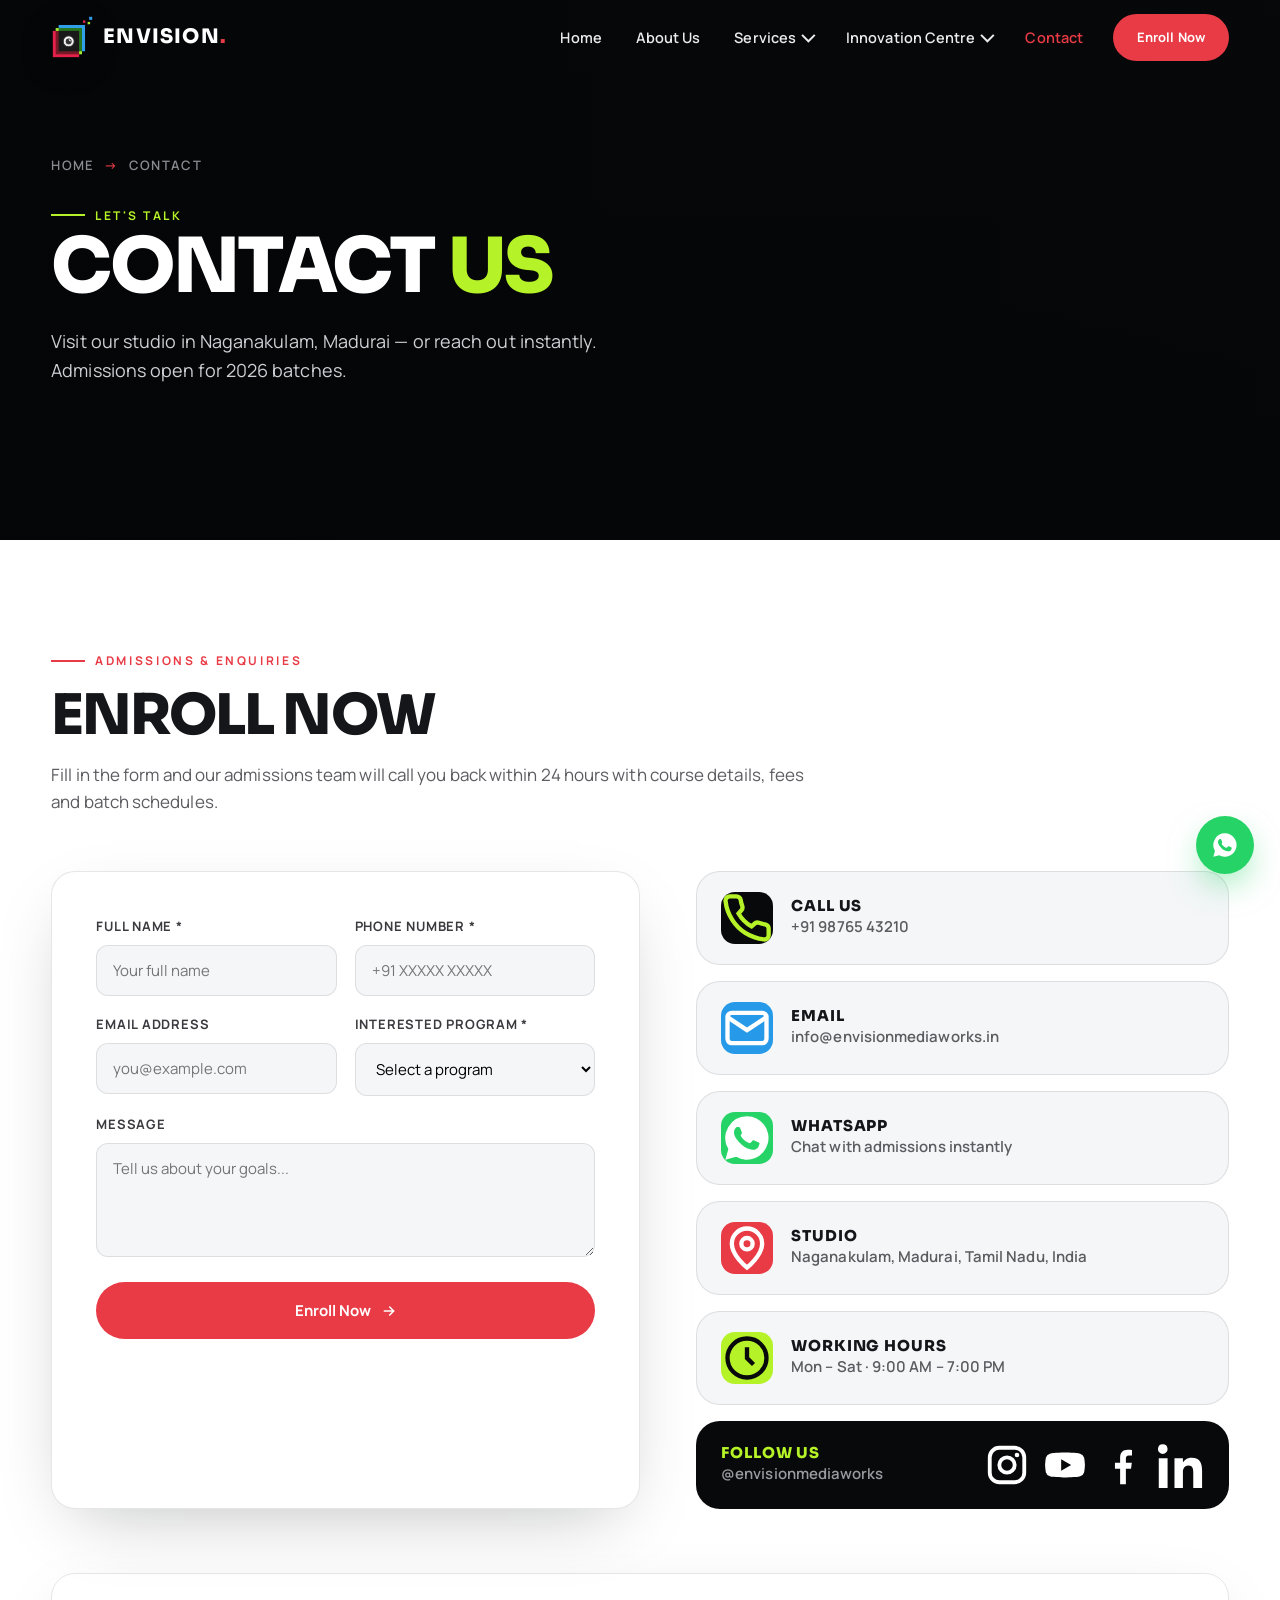
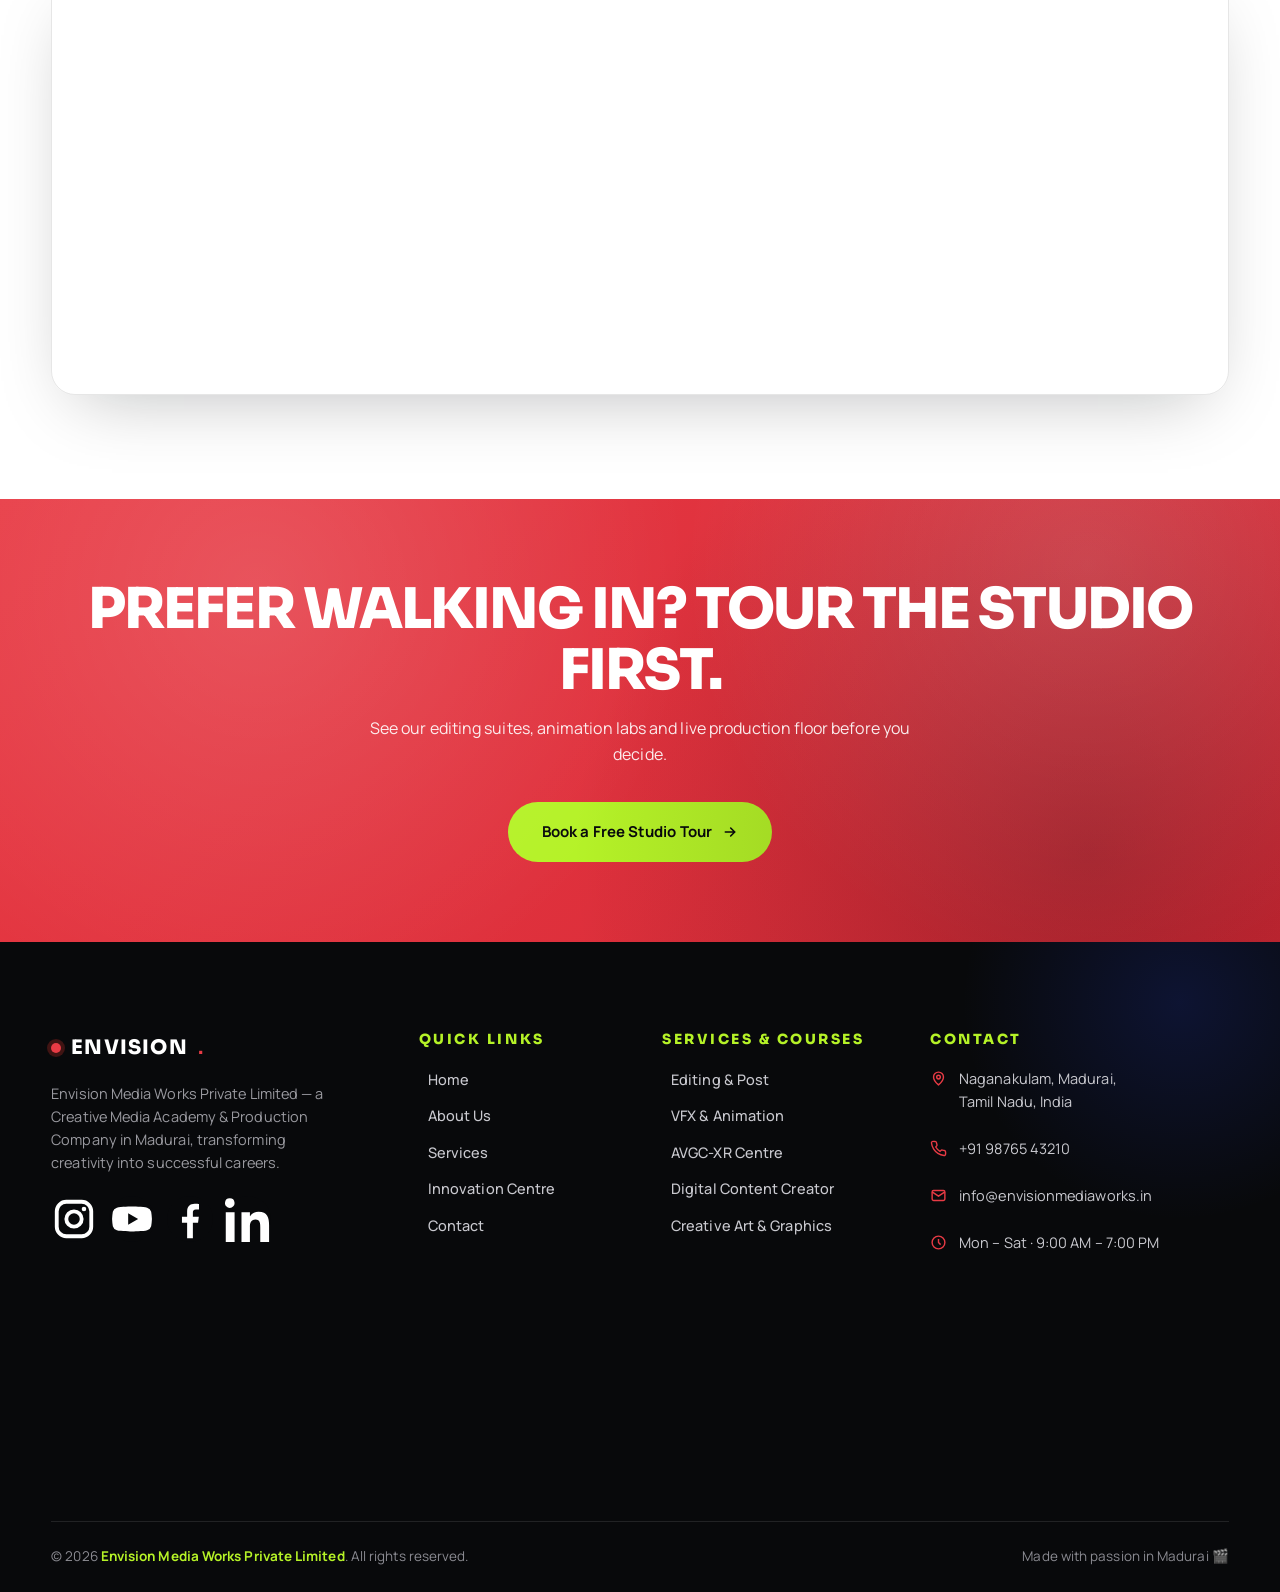
<file: Envision_Media_Redesigned final/contact.html>
<!DOCTYPE html>
<html lang="en">
<head>
<meta charset="UTF-8">
<meta name="viewport" content="width=device-width, initial-scale=1.0">
<title>Contact | Envision Media Works</title>
<meta name="description" content="Contact Envision Media Works — enroll now, call, WhatsApp or visit our studio at Naganakulam, Madurai.">
<link rel="preconnect" href="https://fonts.googleapis.com">
<link rel="preconnect" href="https://fonts.gstatic.com" crossorigin>
<link href="https://fonts.googleapis.com/css2?family=Manrope:wght@400;500;600;700;800&family=Sora:wght@500;600;700;800&display=swap" rel="stylesheet">
<link rel="stylesheet" href="css/style.css">
  <link rel="icon" href="assets/envision-logo.png" type="image/png">
  <meta name="theme-color" content="#0A0A0B">
</head>
<body data-page="contact">
<header class="site-header">
  <div class="container bar">
    <a href="index.html" class="logo">
      <img src="assets/envision-logo.png" alt="Envision Media Works logo" class="brand-mark">
      <span>ENVISION<span class="brand-dot">.</span></span>
    </a>
    <nav class="main-nav">
      <div class="nav-item"><a class="nav-link " href="index.html">Home</a></div>
      <div class="nav-item"><a class="nav-link " href="about.html">About Us</a></div>
      <div class="nav-item has-dropdown">
        <a class="nav-link " href="services.html">Services <span class="caret"></span></a>
        <div class="dropdown">
          <a href="services.html#editing">Editing</a><a href="services.html#vfx">VFX</a>
          <a href="services.html#2d">2D Animation</a><a href="services.html#3d">3D Animation</a>
          <a href="services.html#grading">Color Grading</a><a href="services.html#stereo">Stereo 3D</a>
          <a href="services.html#arvr">AR / VR</a>
        </div>
      </div>
      <div class="nav-item has-dropdown">
        <a class="nav-link " href="innovation.html">Innovation Centre <span class="caret"></span></a>
        <div class="dropdown wide">
          <a href="innovation.html#training">Industry Oriented Training</a>
          <a href="innovation.html#media">Media Production</a>
          <a href="innovation.html#design">Design &amp; Animation</a>
          <a href="innovation.html#vfxpost">VFX &amp; Post Production</a>
          <a href="innovation.html#ai">AI Content Creation</a>
          <a href="innovation.html#xR">AR / VR / XR Development</a>
          <a href="innovation.html#mocap">Motion Capture &amp; Virtual Production</a>
          <a href="innovation.html#rnd">R&amp;D and Innovation</a>
        </div>
      </div>
      <div class="nav-item"><a class="nav-link active" href="contact.html">Contact</a></div>
      <a href="contact.html#enroll" class="btn btn-red btn-sm header-cta">Enroll Now</a>
    </nav>
    <button class="burger" aria-label="Menu"><span></span><span></span><span></span></button>
  </div>
</header>
<div class="mobile-menu">
  <a class="mlink" href="index.html">Home</a>
  <a class="mlink" href="about.html">About Us</a>
  <a class="mlink m-toggle" href="services.html">Services <span>+</span></a>
  <div class="m-sub">
    <a href="services.html#editing">Editing</a><a href="services.html#vfx">VFX</a>
    <a href="services.html#2d">2D Animation</a><a href="services.html#3d">3D Animation</a>
    <a href="services.html#grading">Color Grading</a><a href="services.html#stereo">Stereo 3D</a>
    <a href="services.html#arvr">AR / VR</a>
  </div>
  <a class="mlink m-toggle" href="innovation.html">Innovation Centre <span>+</span></a>
  <div class="m-sub">
    <a href="innovation.html#training">Industry Oriented Training</a>
    <a href="innovation.html#media">Media Production</a>
    <a href="innovation.html#design">Design &amp; Animation</a>
    <a href="innovation.html#vfxpost">VFX &amp; Post Production</a>
    <a href="innovation.html#ai">AI Content Creation</a>
    <a href="innovation.html#xR">AR / VR / XR Development</a>
    <a href="innovation.html#mocap">Motion Capture &amp; Virtual Production</a>
    <a href="innovation.html#rnd">R&amp;D and Innovation</a>
  </div>
  <a class="mlink" href="contact.html">Contact</a>
  <div class="mobile-cta">
    <a href="contact.html#enroll" class="btn btn-red">Enroll Now</a>
    <a href="innovation.html" class="btn btn-lime">Explore Courses</a>
  </div>
</div>
<main>
  <section class="page-hero" style="padding:0;display:flex;align-items:center;min-height:60vh">
    <div class="ph-bg" style="background-image:url('https://images.unsplash.com/photo-1775733861979-a62ccc4d8f9c?auto=format&fit=crop&q=82&w=2200')"></div>
    <div class="container">
      <div class="crumbs"><a href="index.html">Home</a><i>→</i><span>Contact</span></div>
      <span class="eyebrow lime">Let's Talk</span>
      <h1>Contact <span style="color:var(--lime)">Us</span></h1>
      <p>Visit our studio in Naganakulam, Madurai — or reach out instantly. Admissions open for 2026 batches.</p>
    </div>
  </section>

  <section id="enroll">
    <div class="container">
      <div class="sec-head reveal">
        <span class="eyebrow">Admissions &amp; Enquiries</span>
        <h2>Enroll Now</h2>
        <p>Fill in the form and our admissions team will call you back within 24 hours with course details, fees and batch schedules.</p>
      </div>
      <div class="contact-grid">
        <div class="form-card reveal">
          <form id="enrollForm">
            <div class="form-row">
              <div class="field"><label for="fn">Full Name *</label><input id="fn" type="text" placeholder="Your full name" required></div>
              <div class="field"><label for="ph">Phone Number *</label><input id="ph" type="tel" placeholder="+91 XXXXX XXXXX" required></div>
            </div>
            <div class="form-row">
              <div class="field"><label for="em">Email Address</label><input id="em" type="email" placeholder="you@example.com"></div>
              <div class="field"><label for="cr">Interested Program *</label>
                <select id="cr" required>
                  <option value="">Select a program</option>
                  <option>🎬 Digital Content Creator Program</option>
                  <option>💥 Creative Art &amp; Digital Graphics Program</option>
                  <option>Media Production Services</option>
                  <option>VFX &amp; Post Production Services</option>
                  <option>Other Enquiry</option>
                </select>
              </div>
            </div>
            <div class="field"><label for="msg">Message</label><textarea id="msg" rows="4" placeholder="Tell us about your goals..."></textarea></div>
            <button type="submit" class="btn btn-red" style="width:100%;justify-content:center">Enroll Now <svg viewBox="0 0 24 24" fill="none" stroke="currentColor" stroke-width="2.4" stroke-linecap="round"><path d="M5 12h14M13 6l6 6-6 6"/></svg></button>
          </form>
        </div>
        <div class="info-stack reveal d1">
          <a class="info-card" href="tel:+919876543210">
            <span class="info-ico"><svg viewBox="0 0 24 24" fill="none" stroke="currentColor" stroke-width="2"><path d="M22 16.9v3a2 2 0 0 1-2.2 2 19.8 19.8 0 0 1-8.6-3 19.5 19.5 0 0 1-6-6A19.8 19.8 0 0 1 2.1 4.2 2 2 0 0 1 4.1 2h3a2 2 0 0 1 2 1.7c.1 1 .4 2 .7 2.8a2 2 0 0 1-.5 2.1L8.1 9.9a16 16 0 0 0 6 6l1.3-1.2a2 2 0 0 1 2.1-.5c.9.3 1.9.6 2.8.7a2 2 0 0 1 1.7 2z"/></svg></span>
            <div><h4>Call Us</h4><p>+91 98765 43210</p></div>
          </a>
          <a class="info-card" href="mailto:info@envisionmediaworks.in">
            <span class="info-ico" style="background:var(--blue);color:#fff"><svg viewBox="0 0 24 24" fill="none" stroke="currentColor" stroke-width="2"><rect x="3" y="5" width="18" height="14" rx="2"/><path d="m3 7 9 6 9-6"/></svg></span>
            <div><h4>Email</h4><p>info@envisionmediaworks.in</p></div>
          </a>
          <a class="info-card" href="https://wa.me/919876543210" target="_blank" rel="noopener">
            <span class="info-ico" style="background:#25D366;color:#fff"><svg viewBox="0 0 24 24" fill="currentColor"><path d="M12 2a10 10 0 0 0-8.6 15.1L2 22l5-1.3A10 10 0 1 0 12 2zm5.2 14.2c-.2.6-1.3 1.2-1.8 1.2-.5.1-1 .2-3.4-.7-2.9-1.2-4.7-4.1-4.9-4.3-.1-.2-1.1-1.5-1.1-2.9s.7-2 1-2.3c.2-.3.5-.3.7-.3h.5c.2 0 .4 0 .6.5s.8 1.9.8 2c.1.1.1.3 0 .5l-.3.5c-.2.2-.3.4-.1.7.1.3.7 1.2 1.6 1.9 1.1.9 1.9 1.2 2.2 1.3.3.1.5.1.7-.1l.9-1c.2-.3.4-.2.7-.1l1.9.9c.3.1.5.2.5.3.1.2.1.6-.3 1.5z"/></svg></span>
            <div><h4>WhatsApp</h4><p>Chat with admissions instantly</p></div>
          </a>
          <div class="info-card">
            <span class="info-ico" style="background:var(--red);color:#fff"><svg viewBox="0 0 24 24" fill="none" stroke="currentColor" stroke-width="2"><path d="M12 21s-7-5.5-7-11a7 7 0 1 1 14 0c0 5.5-7 11-7 11z"/><circle cx="12" cy="10" r="2.6"/></svg></span>
            <div><h4>Studio</h4><p>Naganakulam, Madurai, Tamil Nadu, India</p></div>
          </div>
          <div class="info-card">
            <span class="info-ico" style="background:var(--lime);color:var(--black)"><svg viewBox="0 0 24 24" fill="none" stroke="currentColor" stroke-width="2"><circle cx="12" cy="12" r="9"/><path d="M12 7v5l3 3"/></svg></span>
            <div><h4>Working Hours</h4><p>Mon – Sat · 9:00 AM – 7:00 PM</p></div>
          </div>
          <div class="info-card" style="background:var(--black);border-color:transparent;justify-content:space-between">
            <div><h4 style="color:var(--lime)">Follow Us</h4><p style="color:#9a9aa0">@envisionmediaworks</p></div>
            <div class="socials" style="margin:0">
              <a href="#" aria-label="Instagram"><svg viewBox="0 0 24 24" fill="none" stroke="currentColor" stroke-width="2"><rect x="3" y="3" width="18" height="18" rx="5"/><circle cx="12" cy="12" r="4"/><circle cx="17.2" cy="6.8" r="1.2" fill="currentColor" stroke="none"/></svg></a>
              <a href="#" aria-label="YouTube"><svg viewBox="0 0 24 24" fill="currentColor"><path d="M22 8.2a3 3 0 0 0-2.1-2.1C18 5.5 12 5.5 12 5.5s-6 0-7.9.6A3 3 0 0 0 2 8.2 31 31 0 0 0 1.6 12 31 31 0 0 0 2 15.8a3 3 0 0 0 2.1 2.1c1.9.6 7.9.6 7.9.6s6 0 7.9-.6a3 3 0 0 0 2.1-2.1A31 31 0 0 0 22.4 12 31 31 0 0 0 22 8.2zM10 15V9l5.2 3z"/></svg></a>
              <a href="#" aria-label="Facebook"><svg viewBox="0 0 24 24" fill="currentColor"><path d="M13.5 22v-8h2.7l.4-3.2h-3.1V8.7c0-.9.3-1.6 1.6-1.6h1.6V4.2c-.3 0-1.2-.1-2.3-.1-2.3 0-3.9 1.4-3.9 4v2.7H7.8V14h2.7v8z"/></svg></a>
              <a href="#" aria-label="LinkedIn"><svg viewBox="0 0 24 24" fill="currentColor"><path d="M4.98 3.5A2.5 2.5 0 1 1 0 3.5a2.5 2.5 0 0 1 4.98 0zM.4 8.5h4.6V24H.4zM8.6 8.5h4.4v2.1h.1c.6-1.2 2.1-2.4 4.4-2.4 4.7 0 5.5 3.1 5.5 7V24h-4.6v-7.6c0-1.8 0-4.1-2.5-4.1s-2.9 2-2.9 4V24H8.6z"/></svg></a>
            </div>
          </div>
        </div>
      </div>
      <div class="map-frame reveal"><iframe src="https://maps.google.com/maps?q=Naganakulam,%20Madurai,%20Tamil%20Nadu&t=&z=14&ie=UTF8&iwloc=&output=embed" loading="lazy" title="Envision Media Works location"></iframe></div>
    </div>
  </section>

  <section class="cta-band" style="padding:80px 0">
    <div class="container reveal">
      <h2>Prefer Walking In? Tour the Studio First.</h2>
      <p>See our editing suites, animation labs and live production floor before you decide.</p>
      <a href="https://wa.me/919876543210?text=Hi!%20I%20want%20to%20book%20a%20studio%20tour." target="_blank" rel="noopener" class="btn btn-lime">Book a Free Studio Tour <svg viewBox="0 0 24 24" fill="none" stroke="currentColor" stroke-width="2.4" stroke-linecap="round"><path d="M5 12h14M13 6l6 6-6 6"/></svg></a>
    </div>
  </section>
</main>
<footer class="site-footer">
  <div class="container">
    <div class="footer-grid">
      <div class="f-brand">
        <a href="index.html" class="logo" style="color:#fff"><span class="dot"></span>ENVISION<span style="font-weight:600;color:var(--red)">.</span></a>
        <p>Envision Media Works Private Limited — a Creative Media Academy &amp; Production Company in Madurai, transforming creativity into successful careers.</p>
        <div class="socials">
          <a href="#" aria-label="Instagram"><svg viewBox="0 0 24 24" fill="none" stroke="currentColor" stroke-width="2"><rect x="3" y="3" width="18" height="18" rx="5"/><circle cx="12" cy="12" r="4"/><circle cx="17.2" cy="6.8" r="1.2" fill="currentColor" stroke="none"/></svg></a>
          <a href="#" aria-label="YouTube"><svg viewBox="0 0 24 24" fill="currentColor"><path d="M22 8.2a3 3 0 0 0-2.1-2.1C18 5.5 12 5.5 12 5.5s-6 0-7.9.6A3 3 0 0 0 2 8.2 31 31 0 0 0 1.6 12 31 31 0 0 0 2 15.8a3 3 0 0 0 2.1 2.1c1.9.6 7.9.6 7.9.6s6 0 7.9-.6a3 3 0 0 0 2.1-2.1A31 31 0 0 0 22.4 12 31 31 0 0 0 22 8.2zM10 15V9l5.2 3z"/></svg></a>
          <a href="#" aria-label="Facebook"><svg viewBox="0 0 24 24" fill="currentColor"><path d="M13.5 22v-8h2.7l.4-3.2h-3.1V8.7c0-.9.3-1.6 1.6-1.6h1.6V4.2c-.3 0-1.2-.1-2.3-.1-2.3 0-3.9 1.4-3.9 4v2.7H7.8V14h2.7v8z"/></svg></a>
          <a href="#" aria-label="LinkedIn"><svg viewBox="0 0 24 24" fill="currentColor"><path d="M4.98 3.5A2.5 2.5 0 1 1 0 3.5a2.5 2.5 0 0 1 4.98 0zM.4 8.5h4.6V24H.4zM8.6 8.5h4.4v2.1h.1c.6-1.2 2.1-2.4 4.4-2.4 4.7 0 5.5 3.1 5.5 7V24h-4.6v-7.6c0-1.8 0-4.1-2.5-4.1s-2.9 2-2.9 4V24H8.6z"/></svg></a>
        </div>
      </div>
      <div class="f-col">
        <h4>Quick Links</h4>
        <ul>
          <li><a href="index.html">Home</a></li>
          <li><a href="about.html">About Us</a></li>
          <li><a href="services.html">Services</a></li>
          <li><a href="innovation.html">Innovation Centre</a></li>
          <li><a href="contact.html">Contact</a></li>
        </ul>
      </div>
      <div class="f-col">
        <h4>Services &amp; Courses</h4>
        <ul>
          <li><a href="services.html#editing">Editing &amp; Post</a></li>
          <li><a href="services.html#vfx">VFX &amp; Animation</a></li>
          <li><a href="innovation.html">AVGC-XR Centre</a></li>
          <li><a href="course-digital-content-creator.html">Digital Content Creator</a></li>
          <li><a href="course-creative-art-graphics.html">Creative Art &amp; Graphics</a></li>
        </ul>
      </div>
      <div class="f-col">
        <h4>Contact</h4>
        <ul class="f-contact">
          <li><svg viewBox="0 0 24 24" fill="none" stroke="currentColor" stroke-width="2"><path d="M12 21s-7-5.5-7-11a7 7 0 1 1 14 0c0 5.5-7 11-7 11z"/><circle cx="12" cy="10" r="2.6"/></svg><span>Naganakulam, Madurai,<br>Tamil Nadu, India</span></li>
          <li><svg viewBox="0 0 24 24" fill="none" stroke="currentColor" stroke-width="2"><path d="M22 16.9v3a2 2 0 0 1-2.2 2 19.8 19.8 0 0 1-8.6-3 19.5 19.5 0 0 1-6-6A19.8 19.8 0 0 1 2.1 4.2 2 2 0 0 1 4.1 2h3a2 2 0 0 1 2 1.7c.1 1 .4 2 .7 2.8a2 2 0 0 1-.5 2.1L8.1 9.9a16 16 0 0 0 6 6l1.3-1.2a2 2 0 0 1 2.1-.5c.9.3 1.9.6 2.8.7a2 2 0 0 1 1.7 2z"/></svg><span>+91 98765 43210</span></li>
          <li><svg viewBox="0 0 24 24" fill="none" stroke="currentColor" stroke-width="2"><rect x="3" y="5" width="18" height="14" rx="2"/><path d="m3 7 9 6 9-6"/></svg><span>info@envisionmediaworks.in</span></li>
          <li><svg viewBox="0 0 24 24" fill="none" stroke="currentColor" stroke-width="2"><circle cx="12" cy="12" r="9"/><path d="M12 7v5l3 3"/></svg><span>Mon – Sat · 9:00 AM – 7:00 PM</span></li>
        </ul>
        <div class="f-map"><iframe src="https://maps.google.com/maps?q=Naganakulam,%20Madurai,%20Tamil%20Nadu&t=&z=14&ie=UTF8&iwloc=&output=embed" loading="lazy" title="Envision Media Works location"></iframe></div>
      </div>
    </div>
    <div class="footer-bottom">
      <span>© 2026 <b>Envision Media Works Private Limited</b>. All rights reserved.</span>
      <span>Made with passion in Madurai 🎬</span>
    </div>
  </div>
</footer>
<div class="float-cta">
  <a class="float-wa" href="https://wa.me/919876543210" target="_blank" rel="noopener" aria-label="WhatsApp"><svg viewBox="0 0 24 24" fill="currentColor"><path d="M12 2a10 10 0 0 0-8.6 15.1L2 22l5-1.3A10 10 0 1 0 12 2zm5.2 14.2c-.2.6-1.3 1.2-1.8 1.2-.5.1-1 .2-3.4-.7-2.9-1.2-4.7-4.1-4.9-4.3-.1-.2-1.1-1.5-1.1-2.9s.7-2 1-2.3c.2-.3.5-.3.7-.3h.5c.2 0 .4 0 .6.5s.8 1.9.8 2c.1.1.1.3 0 .5l-.3.5c-.2.2-.3.4-.1.7.1.3.7 1.2 1.6 1.9 1.1.9 1.9 1.2 2.2 1.3.3.1.5.1.7-.1l.9-1c.2-.3.4-.2.7-.1l1.9.9c.3.1.5.2.5.3.1.2.1.6-.3 1.5z"/></svg></a>
</div>
<script src="js/main.js"></script>
</body>
</html>
</file>
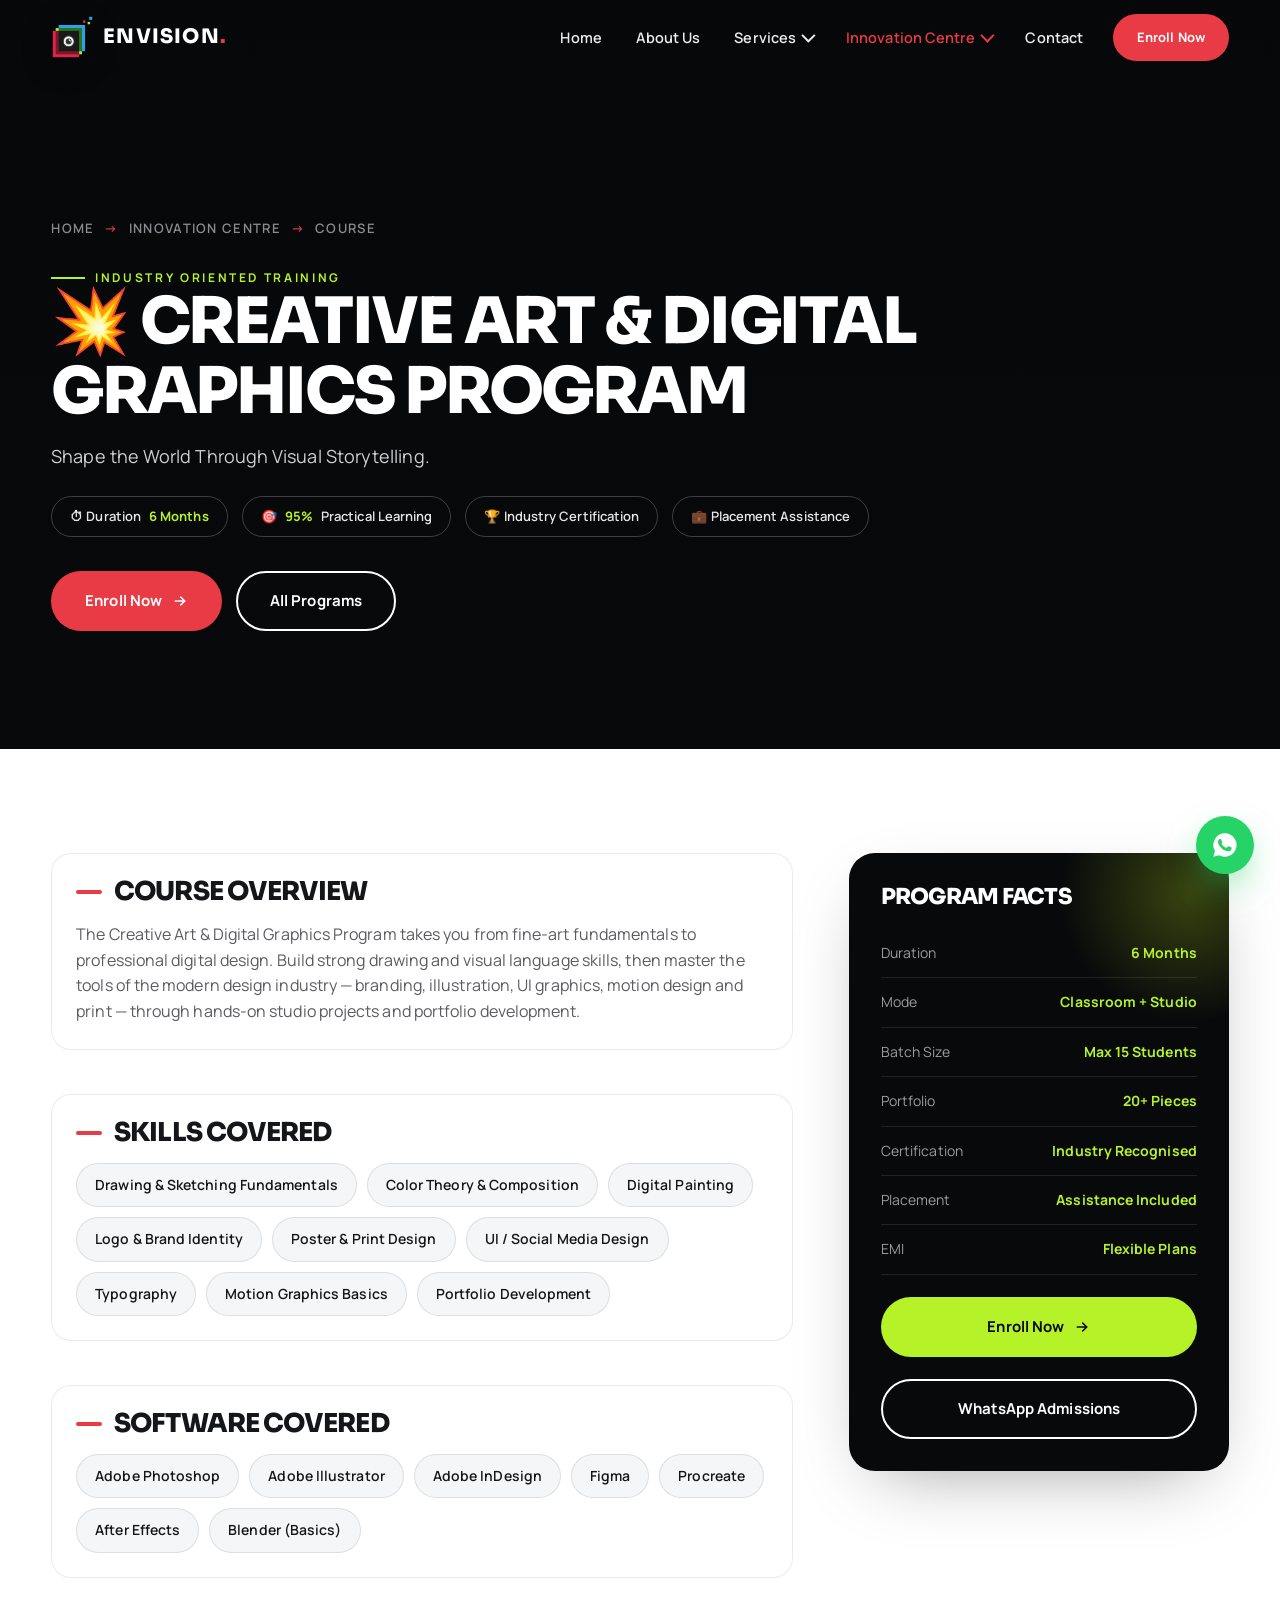
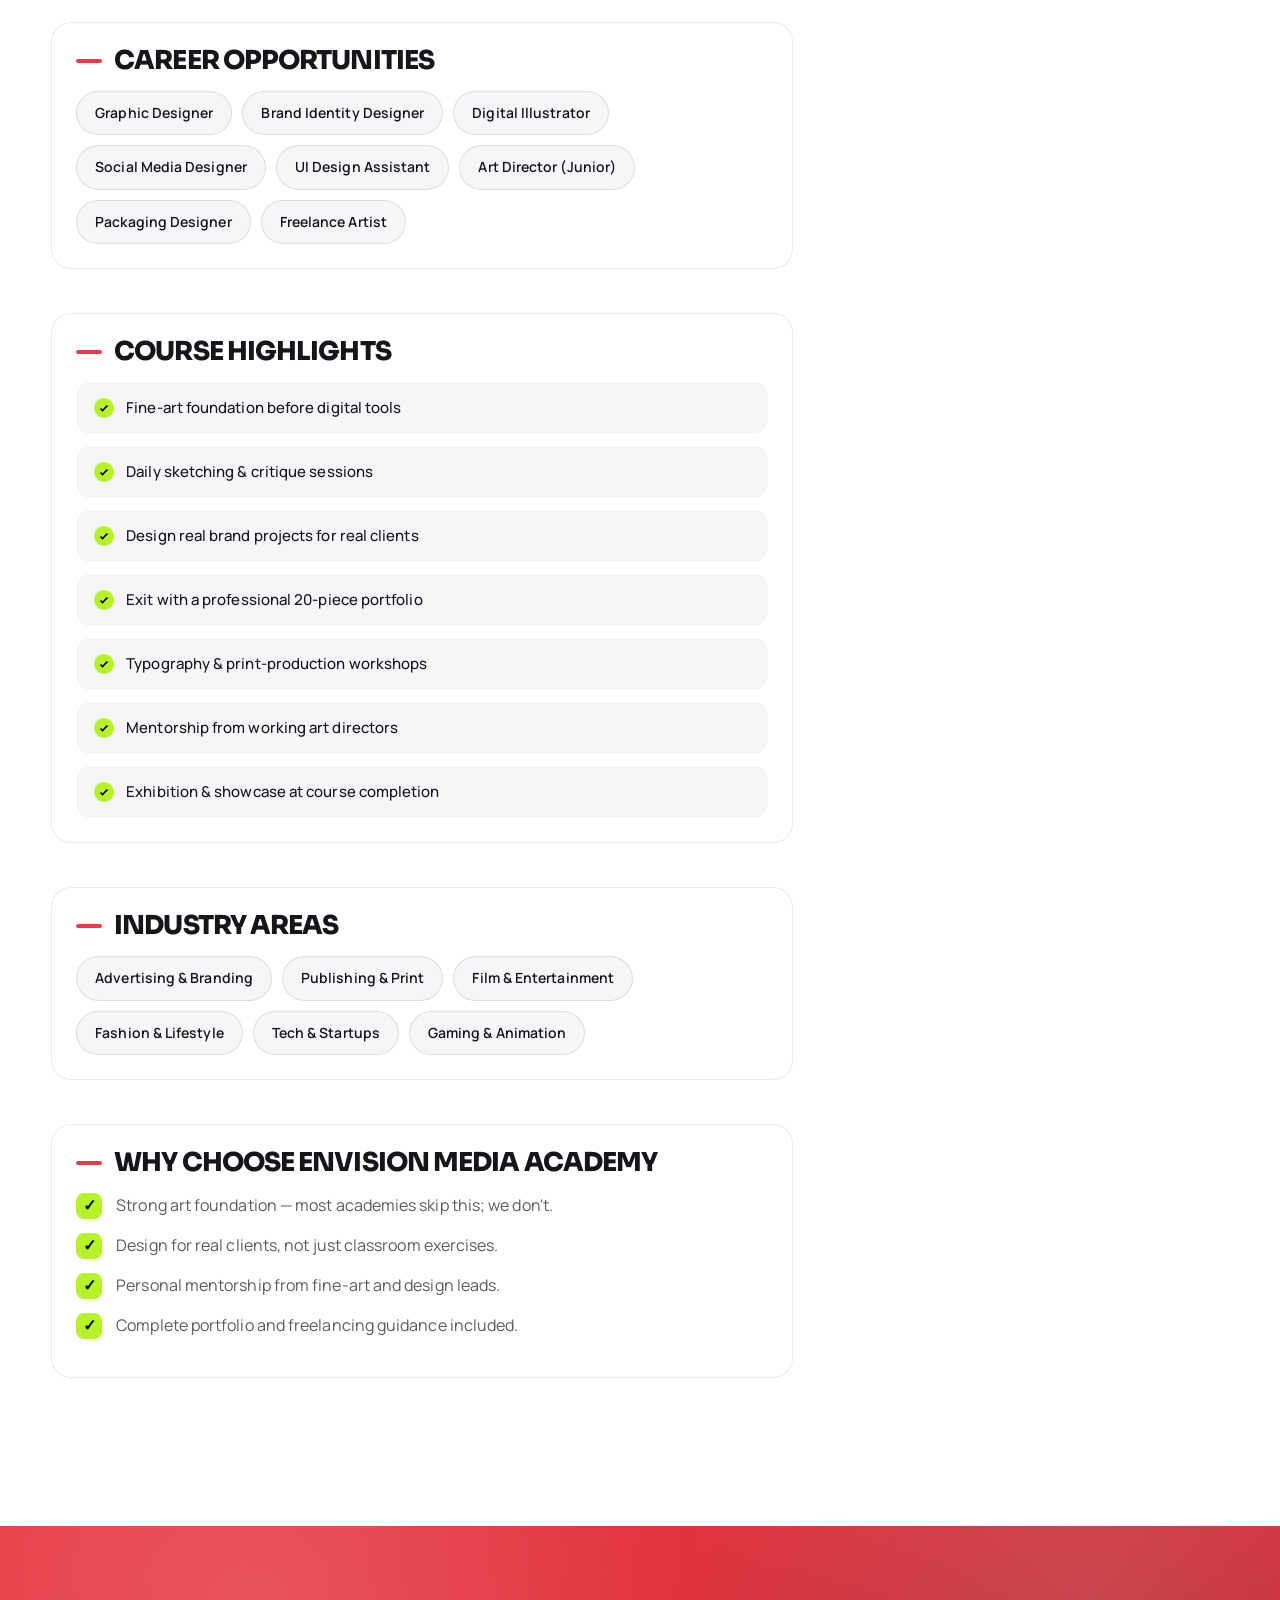
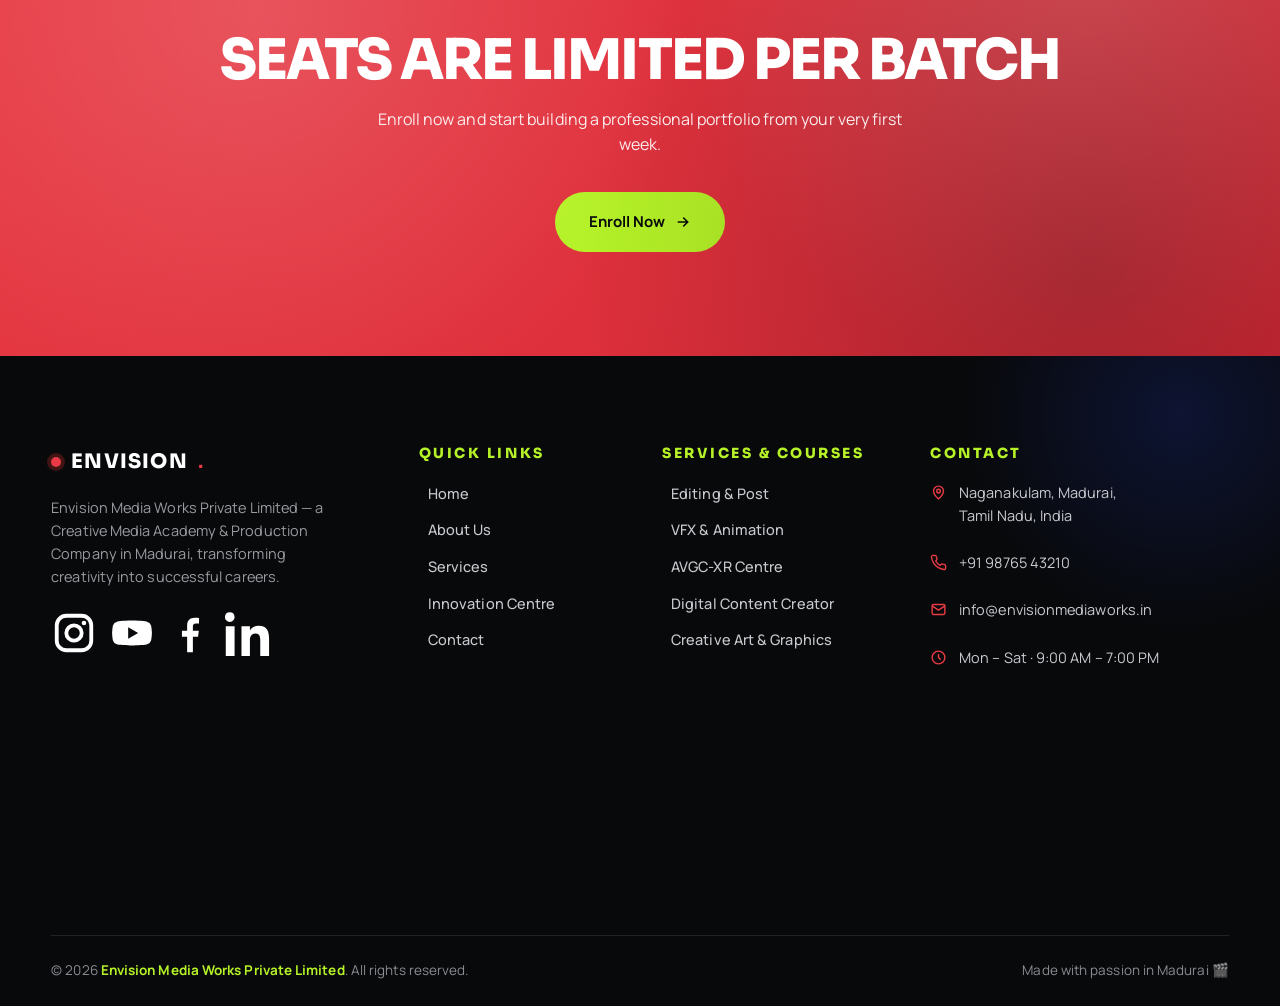
<file: Envision_Media_Redesigned final/course-creative-art-graphics.html>
<!DOCTYPE html>
<html lang="en">
<head>
<meta charset="UTF-8">
<meta name="viewport" content="width=device-width, initial-scale=1.0">
<title>Creative Art & Digital Graphics Program | Envision Media Works</title>
<meta name="description" content="6-month Creative Art & Digital Graphics Program at Envision Media Academy, Madurai — fine art, digital design, branding and portfolio development.">
<link rel="preconnect" href="https://fonts.googleapis.com">
<link rel="preconnect" href="https://fonts.gstatic.com" crossorigin>
<link href="https://fonts.googleapis.com/css2?family=Manrope:wght@400;500;600;700;800&family=Sora:wght@500;600;700;800&display=swap" rel="stylesheet">
<link rel="stylesheet" href="css/style.css">
  <link rel="icon" href="assets/envision-logo.png" type="image/png">
  <meta name="theme-color" content="#0A0A0B">
</head>
<body data-page="innovation">
<header class="site-header">
  <div class="container bar">
    <a href="index.html" class="logo">
      <img src="assets/envision-logo.png" alt="Envision Media Works logo" class="brand-mark">
      <span>ENVISION<span class="brand-dot">.</span></span>
    </a>
    <nav class="main-nav">
      <div class="nav-item"><a class="nav-link " href="index.html">Home</a></div>
      <div class="nav-item"><a class="nav-link " href="about.html">About Us</a></div>
      <div class="nav-item has-dropdown">
        <a class="nav-link " href="services.html">Services <span class="caret"></span></a>
        <div class="dropdown">
          <a href="services.html#editing">Editing</a><a href="services.html#vfx">VFX</a>
          <a href="services.html#2d">2D Animation</a><a href="services.html#3d">3D Animation</a>
          <a href="services.html#grading">Color Grading</a><a href="services.html#stereo">Stereo 3D</a>
          <a href="services.html#arvr">AR / VR</a>
        </div>
      </div>
      <div class="nav-item has-dropdown">
        <a class="nav-link active" href="innovation.html">Innovation Centre <span class="caret"></span></a>
        <div class="dropdown wide">
          <a href="innovation.html#training">Industry Oriented Training</a>
          <a href="innovation.html#media">Media Production</a>
          <a href="innovation.html#design">Design &amp; Animation</a>
          <a href="innovation.html#vfxpost">VFX &amp; Post Production</a>
          <a href="innovation.html#ai">AI Content Creation</a>
          <a href="innovation.html#xR">AR / VR / XR Development</a>
          <a href="innovation.html#mocap">Motion Capture &amp; Virtual Production</a>
          <a href="innovation.html#rnd">R&amp;D and Innovation</a>
        </div>
      </div>
      <div class="nav-item"><a class="nav-link " href="contact.html">Contact</a></div>
      <a href="contact.html#enroll" class="btn btn-red btn-sm header-cta">Enroll Now</a>
    </nav>
    <button class="burger" aria-label="Menu"><span></span><span></span><span></span></button>
  </div>
</header>
<div class="mobile-menu">
  <a class="mlink" href="index.html">Home</a>
  <a class="mlink" href="about.html">About Us</a>
  <a class="mlink m-toggle" href="services.html">Services <span>+</span></a>
  <div class="m-sub">
    <a href="services.html#editing">Editing</a><a href="services.html#vfx">VFX</a>
    <a href="services.html#2d">2D Animation</a><a href="services.html#3d">3D Animation</a>
    <a href="services.html#grading">Color Grading</a><a href="services.html#stereo">Stereo 3D</a>
    <a href="services.html#arvr">AR / VR</a>
  </div>
  <a class="mlink m-toggle" href="innovation.html">Innovation Centre <span>+</span></a>
  <div class="m-sub">
    <a href="innovation.html#training">Industry Oriented Training</a>
    <a href="innovation.html#media">Media Production</a>
    <a href="innovation.html#design">Design &amp; Animation</a>
    <a href="innovation.html#vfxpost">VFX &amp; Post Production</a>
    <a href="innovation.html#ai">AI Content Creation</a>
    <a href="innovation.html#xR">AR / VR / XR Development</a>
    <a href="innovation.html#mocap">Motion Capture &amp; Virtual Production</a>
    <a href="innovation.html#rnd">R&amp;D and Innovation</a>
  </div>
  <a class="mlink" href="contact.html">Contact</a>
  <div class="mobile-cta">
    <a href="contact.html#enroll" class="btn btn-red">Enroll Now</a>
    <a href="innovation.html" class="btn btn-lime">Explore Courses</a>
  </div>
</div>
<main>
  <section class="course-hero">
    <div class="ch-bg" style="background-image:url('https://images.unsplash.com/photo-1626785774625-ddcddc3445e9?auto=format&fit=crop&q=82&w=2200')"></div>
    <div class="container">
      <div class="crumbs"><a href="index.html">Home</a><i>→</i><a href="innovation.html">Innovation Centre</a><i>→</i><span>Course</span></div>
      <span class="eyebrow lime">Industry Oriented Training</span>
      <h1 style="font-size:clamp(34px,5.4vw,64px);text-transform:uppercase;max-width:900px">💥 Creative Art & Digital Graphics Program</h1>
      <p style="color:#cfced4;font-size:18px;max-width:600px;margin-top:16px">Shape the World Through Visual Storytelling.</p>
      <div class="ch-meta">
        <span class="ch-pill">⏱ Duration <b>6 Months</b></span>
        <span class="ch-pill">🎯 <b>95%</b> Practical Learning</span>
        <span class="ch-pill">🏆 Industry Certification</span>
        <span class="ch-pill">💼 Placement Assistance</span>
      </div>
      <div style="display:flex;gap:14px;flex-wrap:wrap">
        <a href="contact.html#enroll" class="btn btn-red">Enroll Now <svg viewBox="0 0 24 24" fill="none" stroke="currentColor" stroke-width="2.4" stroke-linecap="round"><path d="M5 12h14M13 6l6 6-6 6"/></svg></a>
        <a href="innovation.html" class="btn btn-ghost">All Programs</a>
      </div>
    </div>
  </section>

  <section>
    <div class="container detail-grid">
      <div>
        <div class="detail-block reveal">
          <h2>Course Overview</h2>
          <p>The Creative Art & Digital Graphics Program takes you from fine-art fundamentals to professional digital design. Build strong drawing and visual language skills, then master the tools of the modern design industry — branding, illustration, UI graphics, motion design and print — through hands-on studio projects and portfolio development.</p>
        </div>
        <div class="detail-block reveal">
          <h2>Skills Covered</h2>
          <div class="chip-list"><span class="chip">Drawing & Sketching Fundamentals</span><span class="chip">Color Theory & Composition</span><span class="chip">Digital Painting</span><span class="chip">Logo & Brand Identity</span><span class="chip">Poster & Print Design</span><span class="chip">UI / Social Media Design</span><span class="chip">Typography</span><span class="chip">Motion Graphics Basics</span><span class="chip">Portfolio Development</span></div>
        </div>
        <div class="detail-block reveal">
          <h2>Software Covered</h2>
          <div class="chip-list"><span class="chip">Adobe Photoshop</span><span class="chip">Adobe Illustrator</span><span class="chip">Adobe InDesign</span><span class="chip">Figma</span><span class="chip">Procreate</span><span class="chip">After Effects</span><span class="chip">Blender (Basics)</span></div>
        </div>
        <div class="detail-block reveal">
          <h2>Career Opportunities</h2>
          <div class="chip-list"><span class="chip">Graphic Designer</span><span class="chip">Brand Identity Designer</span><span class="chip">Digital Illustrator</span><span class="chip">Social Media Designer</span><span class="chip">UI Design Assistant</span><span class="chip">Art Director (Junior)</span><span class="chip">Packaging Designer</span><span class="chip">Freelance Artist</span></div>
        </div>
        <div class="detail-block reveal">
          <h2>Course Highlights</h2>
          <ul class="hl-list"><li>Fine-art foundation before digital tools</li><li>Daily sketching & critique sessions</li><li>Design real brand projects for real clients</li><li>Exit with a professional 20-piece portfolio</li><li>Typography & print-production workshops</li><li>Mentorship from working art directors</li><li>Exhibition & showcase at course completion</li></ul>
        </div>
        <div class="detail-block reveal">
          <h2>Industry Areas</h2>
          <div class="chip-list"><span class="chip">Advertising & Branding</span><span class="chip">Publishing & Print</span><span class="chip">Film & Entertainment</span><span class="chip">Fashion & Lifestyle</span><span class="chip">Tech & Startups</span><span class="chip">Gaming & Animation</span></div>
        </div>
        <div class="detail-block reveal">
          <h2>Why Choose Envision Media Academy</h2>
          <div style="display:flex;gap:14px;margin-bottom:14px"><span style="flex:none;width:26px;height:26px;border-radius:8px;background:var(--lime);color:var(--black);display:grid;place-items:center;font-weight:800">✓</span><p style="color:#5b5b60">Strong art foundation — most academies skip this; we don't.</p></div><div style="display:flex;gap:14px;margin-bottom:14px"><span style="flex:none;width:26px;height:26px;border-radius:8px;background:var(--lime);color:var(--black);display:grid;place-items:center;font-weight:800">✓</span><p style="color:#5b5b60">Design for real clients, not just classroom exercises.</p></div><div style="display:flex;gap:14px;margin-bottom:14px"><span style="flex:none;width:26px;height:26px;border-radius:8px;background:var(--lime);color:var(--black);display:grid;place-items:center;font-weight:800">✓</span><p style="color:#5b5b60">Personal mentorship from fine-art and design leads.</p></div><div style="display:flex;gap:14px;margin-bottom:14px"><span style="flex:none;width:26px;height:26px;border-radius:8px;background:var(--lime);color:var(--black);display:grid;place-items:center;font-weight:800">✓</span><p style="color:#5b5b60">Complete portfolio and freelancing guidance included.</p></div>
        </div>
      </div>
      <aside class="course-aside reveal d2">
        <h3>Program Facts</h3>
        <div class="aside-row"><span>Duration</span><b>6 Months</b></div><div class="aside-row"><span>Mode</span><b>Classroom + Studio</b></div><div class="aside-row"><span>Batch Size</span><b>Max 15 Students</b></div><div class="aside-row"><span>Portfolio</span><b>20+ Pieces</b></div><div class="aside-row"><span>Certification</span><b>Industry Recognised</b></div><div class="aside-row"><span>Placement</span><b>Assistance Included</b></div><div class="aside-row"><span>EMI</span><b>Flexible Plans</b></div>
        <a href="contact.html#enroll" class="btn btn-lime">Enroll Now <svg viewBox="0 0 24 24" fill="none" stroke="currentColor" stroke-width="2.4" stroke-linecap="round"><path d="M5 12h14M13 6l6 6-6 6"/></svg></a>
        <a href="https://wa.me/919876543210" target="_blank" rel="noopener" class="btn btn-ghost" style="width:100%;justify-content:center;color:#fff">WhatsApp Admissions</a>
      </aside>
    </div>
  </section>

  <section class="cta-band">
    <div class="container reveal">
      <h2>Seats Are Limited Per Batch</h2>
      <p>Enroll now and start building a professional portfolio from your very first week.</p>
      <a href="contact.html#enroll" class="btn btn-lime">Enroll Now <svg viewBox="0 0 24 24" fill="none" stroke="currentColor" stroke-width="2.4" stroke-linecap="round"><path d="M5 12h14M13 6l6 6-6 6"/></svg></a>
    </div>
  </section>
</main>
<footer class="site-footer">
  <div class="container">
    <div class="footer-grid">
      <div class="f-brand">
        <a href="index.html" class="logo" style="color:#fff"><span class="dot"></span>ENVISION<span style="font-weight:600;color:var(--red)">.</span></a>
        <p>Envision Media Works Private Limited — a Creative Media Academy &amp; Production Company in Madurai, transforming creativity into successful careers.</p>
        <div class="socials">
          <a href="#" aria-label="Instagram"><svg viewBox="0 0 24 24" fill="none" stroke="currentColor" stroke-width="2"><rect x="3" y="3" width="18" height="18" rx="5"/><circle cx="12" cy="12" r="4"/><circle cx="17.2" cy="6.8" r="1.2" fill="currentColor" stroke="none"/></svg></a>
          <a href="#" aria-label="YouTube"><svg viewBox="0 0 24 24" fill="currentColor"><path d="M22 8.2a3 3 0 0 0-2.1-2.1C18 5.5 12 5.5 12 5.5s-6 0-7.9.6A3 3 0 0 0 2 8.2 31 31 0 0 0 1.6 12 31 31 0 0 0 2 15.8a3 3 0 0 0 2.1 2.1c1.9.6 7.9.6 7.9.6s6 0 7.9-.6a3 3 0 0 0 2.1-2.1A31 31 0 0 0 22.4 12 31 31 0 0 0 22 8.2zM10 15V9l5.2 3z"/></svg></a>
          <a href="#" aria-label="Facebook"><svg viewBox="0 0 24 24" fill="currentColor"><path d="M13.5 22v-8h2.7l.4-3.2h-3.1V8.7c0-.9.3-1.6 1.6-1.6h1.6V4.2c-.3 0-1.2-.1-2.3-.1-2.3 0-3.9 1.4-3.9 4v2.7H7.8V14h2.7v8z"/></svg></a>
          <a href="#" aria-label="LinkedIn"><svg viewBox="0 0 24 24" fill="currentColor"><path d="M4.98 3.5A2.5 2.5 0 1 1 0 3.5a2.5 2.5 0 0 1 4.98 0zM.4 8.5h4.6V24H.4zM8.6 8.5h4.4v2.1h.1c.6-1.2 2.1-2.4 4.4-2.4 4.7 0 5.5 3.1 5.5 7V24h-4.6v-7.6c0-1.8 0-4.1-2.5-4.1s-2.9 2-2.9 4V24H8.6z"/></svg></a>
        </div>
      </div>
      <div class="f-col">
        <h4>Quick Links</h4>
        <ul>
          <li><a href="index.html">Home</a></li>
          <li><a href="about.html">About Us</a></li>
          <li><a href="services.html">Services</a></li>
          <li><a href="innovation.html">Innovation Centre</a></li>
          <li><a href="contact.html">Contact</a></li>
        </ul>
      </div>
      <div class="f-col">
        <h4>Services &amp; Courses</h4>
        <ul>
          <li><a href="services.html#editing">Editing &amp; Post</a></li>
          <li><a href="services.html#vfx">VFX &amp; Animation</a></li>
          <li><a href="innovation.html">AVGC-XR Centre</a></li>
          <li><a href="course-digital-content-creator.html">Digital Content Creator</a></li>
          <li><a href="course-creative-art-graphics.html">Creative Art &amp; Graphics</a></li>
        </ul>
      </div>
      <div class="f-col">
        <h4>Contact</h4>
        <ul class="f-contact">
          <li><svg viewBox="0 0 24 24" fill="none" stroke="currentColor" stroke-width="2"><path d="M12 21s-7-5.5-7-11a7 7 0 1 1 14 0c0 5.5-7 11-7 11z"/><circle cx="12" cy="10" r="2.6"/></svg><span>Naganakulam, Madurai,<br>Tamil Nadu, India</span></li>
          <li><svg viewBox="0 0 24 24" fill="none" stroke="currentColor" stroke-width="2"><path d="M22 16.9v3a2 2 0 0 1-2.2 2 19.8 19.8 0 0 1-8.6-3 19.5 19.5 0 0 1-6-6A19.8 19.8 0 0 1 2.1 4.2 2 2 0 0 1 4.1 2h3a2 2 0 0 1 2 1.7c.1 1 .4 2 .7 2.8a2 2 0 0 1-.5 2.1L8.1 9.9a16 16 0 0 0 6 6l1.3-1.2a2 2 0 0 1 2.1-.5c.9.3 1.9.6 2.8.7a2 2 0 0 1 1.7 2z"/></svg><span>+91 98765 43210</span></li>
          <li><svg viewBox="0 0 24 24" fill="none" stroke="currentColor" stroke-width="2"><rect x="3" y="5" width="18" height="14" rx="2"/><path d="m3 7 9 6 9-6"/></svg><span>info@envisionmediaworks.in</span></li>
          <li><svg viewBox="0 0 24 24" fill="none" stroke="currentColor" stroke-width="2"><circle cx="12" cy="12" r="9"/><path d="M12 7v5l3 3"/></svg><span>Mon – Sat · 9:00 AM – 7:00 PM</span></li>
        </ul>
        <div class="f-map"><iframe src="https://maps.google.com/maps?q=Naganakulam,%20Madurai,%20Tamil%20Nadu&t=&z=14&ie=UTF8&iwloc=&output=embed" loading="lazy" title="Envision Media Works location"></iframe></div>
      </div>
    </div>
    <div class="footer-bottom">
      <span>© 2026 <b>Envision Media Works Private Limited</b>. All rights reserved.</span>
      <span>Made with passion in Madurai 🎬</span>
    </div>
  </div>
</footer>
<div class="float-cta">
  <a class="float-wa" href="https://wa.me/919876543210" target="_blank" rel="noopener" aria-label="WhatsApp"><svg viewBox="0 0 24 24" fill="currentColor"><path d="M12 2a10 10 0 0 0-8.6 15.1L2 22l5-1.3A10 10 0 1 0 12 2zm5.2 14.2c-.2.6-1.3 1.2-1.8 1.2-.5.1-1 .2-3.4-.7-2.9-1.2-4.7-4.1-4.9-4.3-.1-.2-1.1-1.5-1.1-2.9s.7-2 1-2.3c.2-.3.5-.3.7-.3h.5c.2 0 .4 0 .6.5s.8 1.9.8 2c.1.1.1.3 0 .5l-.3.5c-.2.2-.3.4-.1.7.1.3.7 1.2 1.6 1.9 1.1.9 1.9 1.2 2.2 1.3.3.1.5.1.7-.1l.9-1c.2-.3.4-.2.7-.1l1.9.9c.3.1.5.2.5.3.1.2.1.6-.3 1.5z"/></svg></a>
</div>
<script src="js/main.js"></script>
</body>
</html>
</file>
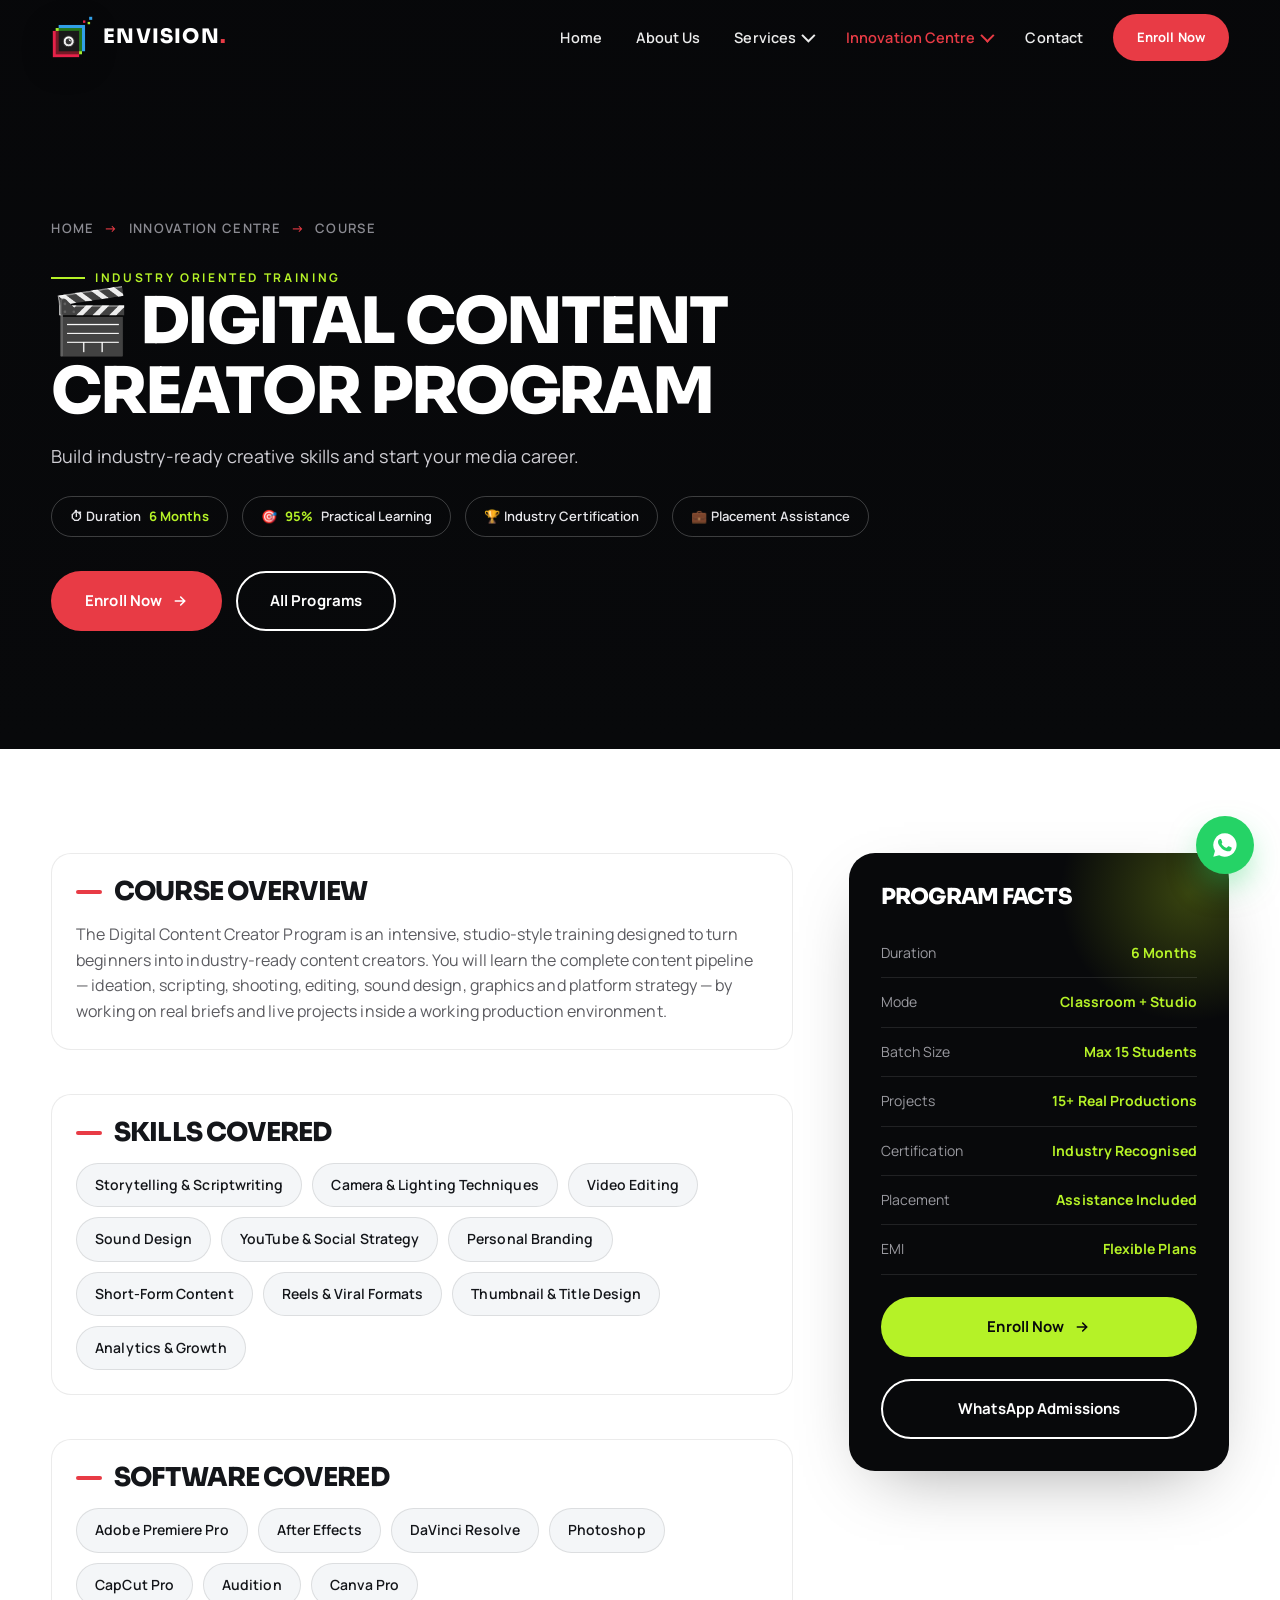
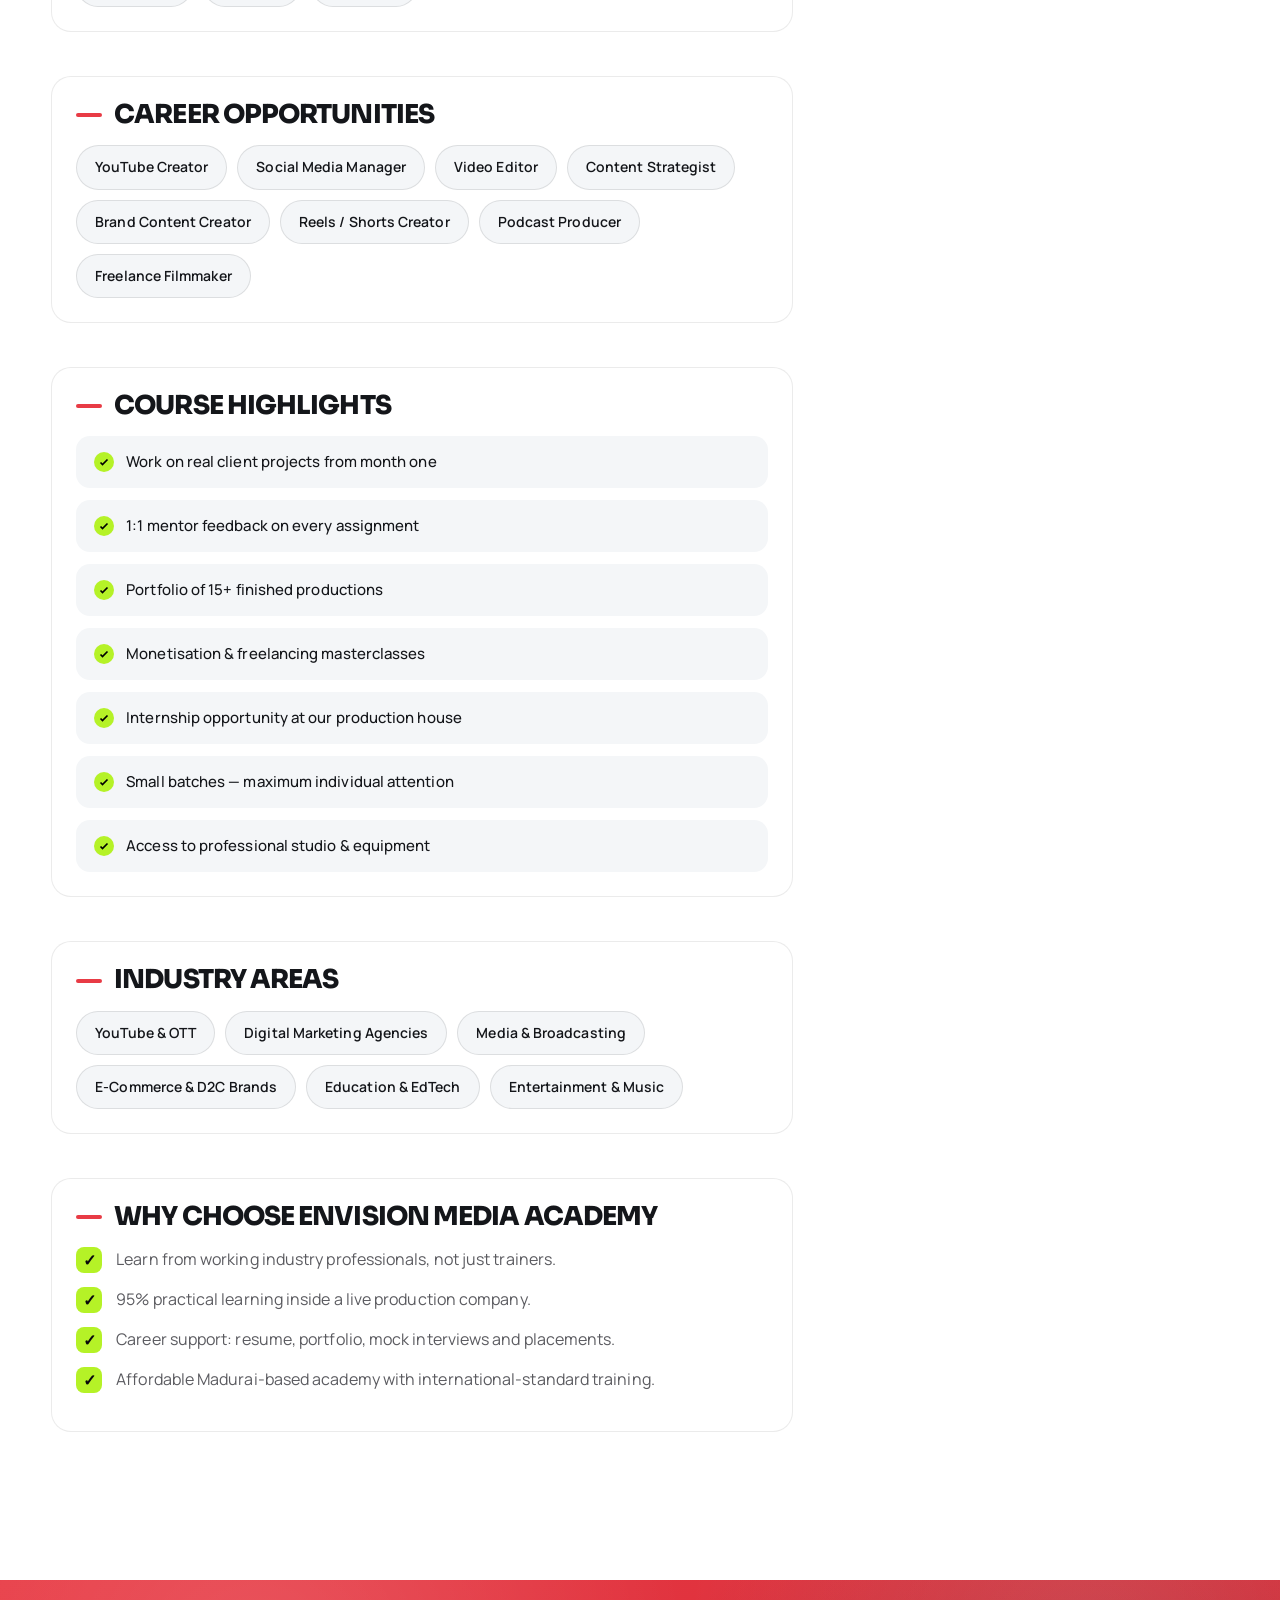
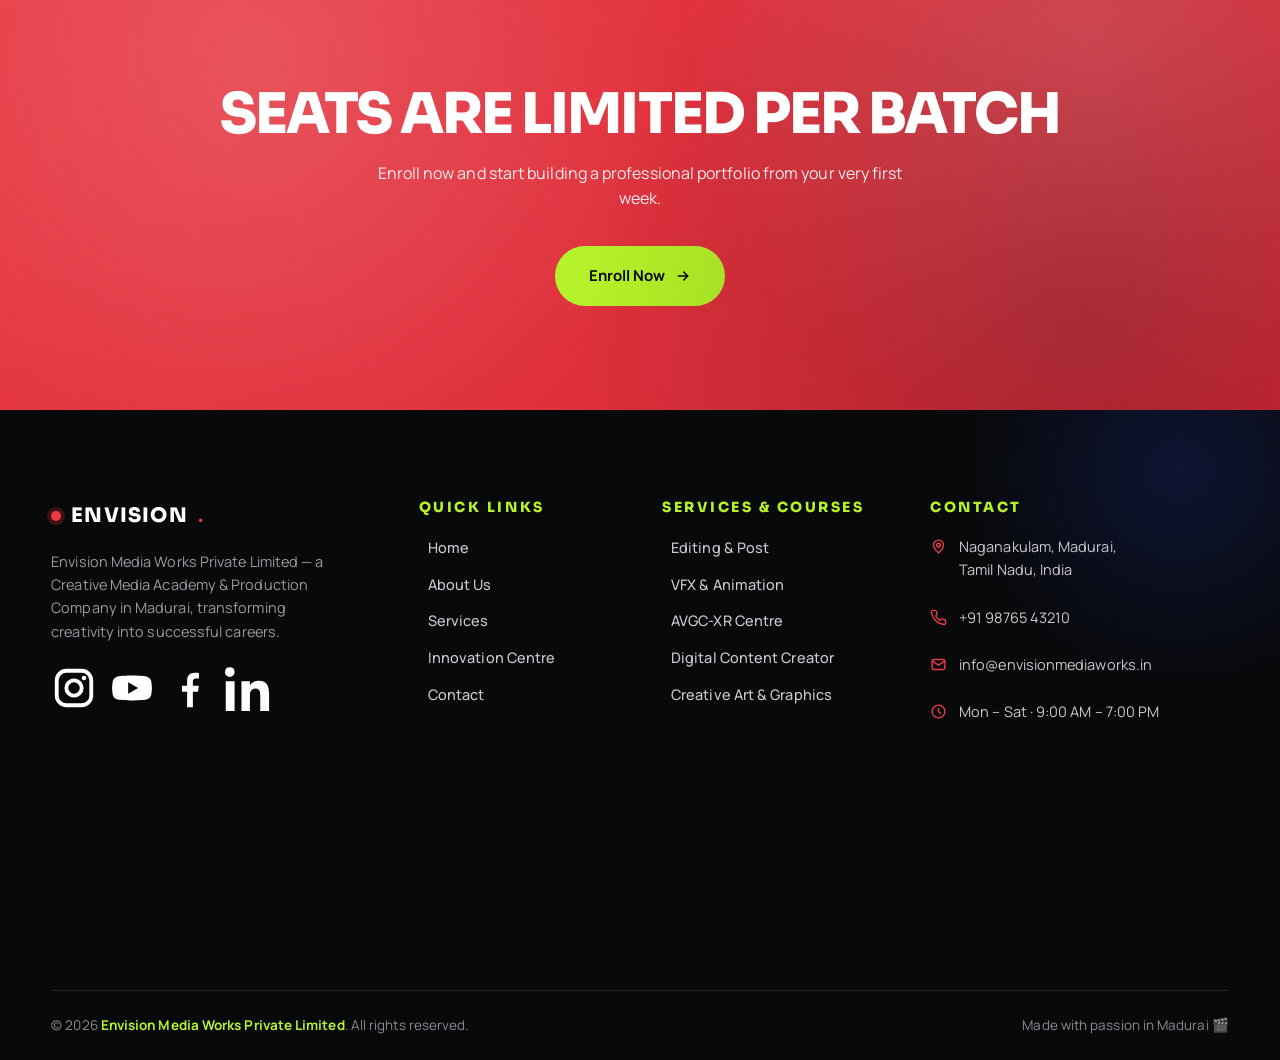
<file: Envision_Media_Redesigned final/course-digital-content-creator.html>
<!DOCTYPE html>
<html lang="en">
<head>
<meta charset="UTF-8">
<meta name="viewport" content="width=device-width, initial-scale=1.0">
<title>Digital Content Creator Program | Envision Media Works</title>
<meta name="description" content="6-month industry oriented Digital Content Creator Program at Envision Media Academy, Madurai — shooting, editing, storytelling and platform strategy.">
<link rel="preconnect" href="https://fonts.googleapis.com">
<link rel="preconnect" href="https://fonts.gstatic.com" crossorigin>
<link href="https://fonts.googleapis.com/css2?family=Manrope:wght@400;500;600;700;800&family=Sora:wght@500;600;700;800&display=swap" rel="stylesheet">
<link rel="stylesheet" href="css/style.css">
  <link rel="icon" href="assets/envision-logo.png" type="image/png">
  <meta name="theme-color" content="#0A0A0B">
</head>
<body data-page="innovation">
<header class="site-header">
  <div class="container bar">
    <a href="index.html" class="logo">
      <img src="assets/envision-logo.png" alt="Envision Media Works logo" class="brand-mark">
      <span>ENVISION<span class="brand-dot">.</span></span>
    </a>
    <nav class="main-nav">
      <div class="nav-item"><a class="nav-link " href="index.html">Home</a></div>
      <div class="nav-item"><a class="nav-link " href="about.html">About Us</a></div>
      <div class="nav-item has-dropdown">
        <a class="nav-link " href="services.html">Services <span class="caret"></span></a>
        <div class="dropdown">
          <a href="services.html#editing">Editing</a><a href="services.html#vfx">VFX</a>
          <a href="services.html#2d">2D Animation</a><a href="services.html#3d">3D Animation</a>
          <a href="services.html#grading">Color Grading</a><a href="services.html#stereo">Stereo 3D</a>
          <a href="services.html#arvr">AR / VR</a>
        </div>
      </div>
      <div class="nav-item has-dropdown">
        <a class="nav-link active" href="innovation.html">Innovation Centre <span class="caret"></span></a>
        <div class="dropdown wide">
          <a href="innovation.html#training">Industry Oriented Training</a>
          <a href="innovation.html#media">Media Production</a>
          <a href="innovation.html#design">Design &amp; Animation</a>
          <a href="innovation.html#vfxpost">VFX &amp; Post Production</a>
          <a href="innovation.html#ai">AI Content Creation</a>
          <a href="innovation.html#xR">AR / VR / XR Development</a>
          <a href="innovation.html#mocap">Motion Capture &amp; Virtual Production</a>
          <a href="innovation.html#rnd">R&amp;D and Innovation</a>
        </div>
      </div>
      <div class="nav-item"><a class="nav-link " href="contact.html">Contact</a></div>
      <a href="contact.html#enroll" class="btn btn-red btn-sm header-cta">Enroll Now</a>
    </nav>
    <button class="burger" aria-label="Menu"><span></span><span></span><span></span></button>
  </div>
</header>
<div class="mobile-menu">
  <a class="mlink" href="index.html">Home</a>
  <a class="mlink" href="about.html">About Us</a>
  <a class="mlink m-toggle" href="services.html">Services <span>+</span></a>
  <div class="m-sub">
    <a href="services.html#editing">Editing</a><a href="services.html#vfx">VFX</a>
    <a href="services.html#2d">2D Animation</a><a href="services.html#3d">3D Animation</a>
    <a href="services.html#grading">Color Grading</a><a href="services.html#stereo">Stereo 3D</a>
    <a href="services.html#arvr">AR / VR</a>
  </div>
  <a class="mlink m-toggle" href="innovation.html">Innovation Centre <span>+</span></a>
  <div class="m-sub">
    <a href="innovation.html#training">Industry Oriented Training</a>
    <a href="innovation.html#media">Media Production</a>
    <a href="innovation.html#design">Design &amp; Animation</a>
    <a href="innovation.html#vfxpost">VFX &amp; Post Production</a>
    <a href="innovation.html#ai">AI Content Creation</a>
    <a href="innovation.html#xR">AR / VR / XR Development</a>
    <a href="innovation.html#mocap">Motion Capture &amp; Virtual Production</a>
    <a href="innovation.html#rnd">R&amp;D and Innovation</a>
  </div>
  <a class="mlink" href="contact.html">Contact</a>
  <div class="mobile-cta">
    <a href="contact.html#enroll" class="btn btn-red">Enroll Now</a>
    <a href="innovation.html" class="btn btn-lime">Explore Courses</a>
  </div>
</div>
<main>
  <section class="course-hero">
    <div class="ch-bg" style="background-image:url('https://images.unsplash.com/photo-1779896412277-c4fd15c7a89c?auto=format&fit=crop&q=82&w=2200')"></div>
    <div class="container">
      <div class="crumbs"><a href="index.html">Home</a><i>→</i><a href="innovation.html">Innovation Centre</a><i>→</i><span>Course</span></div>
      <span class="eyebrow lime">Industry Oriented Training</span>
      <h1 style="font-size:clamp(34px,5.4vw,64px);text-transform:uppercase;max-width:900px">🎬 Digital Content Creator Program</h1>
      <p style="color:#cfced4;font-size:18px;max-width:600px;margin-top:16px">Build industry-ready creative skills and start your media career.</p>
      <div class="ch-meta">
        <span class="ch-pill">⏱ Duration <b>6 Months</b></span>
        <span class="ch-pill">🎯 <b>95%</b> Practical Learning</span>
        <span class="ch-pill">🏆 Industry Certification</span>
        <span class="ch-pill">💼 Placement Assistance</span>
      </div>
      <div style="display:flex;gap:14px;flex-wrap:wrap">
        <a href="contact.html#enroll" class="btn btn-red">Enroll Now <svg viewBox="0 0 24 24" fill="none" stroke="currentColor" stroke-width="2.4" stroke-linecap="round"><path d="M5 12h14M13 6l6 6-6 6"/></svg></a>
        <a href="innovation.html" class="btn btn-ghost">All Programs</a>
      </div>
    </div>
  </section>

  <section>
    <div class="container detail-grid">
      <div>
        <div class="detail-block reveal">
          <h2>Course Overview</h2>
          <p>The Digital Content Creator Program is an intensive, studio-style training designed to turn beginners into industry-ready content creators. You will learn the complete content pipeline — ideation, scripting, shooting, editing, sound design, graphics and platform strategy — by working on real briefs and live projects inside a working production environment.</p>
        </div>
        <div class="detail-block reveal">
          <h2>Skills Covered</h2>
          <div class="chip-list"><span class="chip">Storytelling & Scriptwriting</span><span class="chip">Camera & Lighting Techniques</span><span class="chip">Video Editing</span><span class="chip">Sound Design</span><span class="chip">YouTube & Social Strategy</span><span class="chip">Personal Branding</span><span class="chip">Short-Form Content</span><span class="chip">Reels & Viral Formats</span><span class="chip">Thumbnail & Title Design</span><span class="chip">Analytics & Growth</span></div>
        </div>
        <div class="detail-block reveal">
          <h2>Software Covered</h2>
          <div class="chip-list"><span class="chip">Adobe Premiere Pro</span><span class="chip">After Effects</span><span class="chip">DaVinci Resolve</span><span class="chip">Photoshop</span><span class="chip">CapCut Pro</span><span class="chip">Audition</span><span class="chip">Canva Pro</span></div>
        </div>
        <div class="detail-block reveal">
          <h2>Career Opportunities</h2>
          <div class="chip-list"><span class="chip">YouTube Creator</span><span class="chip">Social Media Manager</span><span class="chip">Video Editor</span><span class="chip">Content Strategist</span><span class="chip">Brand Content Creator</span><span class="chip">Reels / Shorts Creator</span><span class="chip">Podcast Producer</span><span class="chip">Freelance Filmmaker</span></div>
        </div>
        <div class="detail-block reveal">
          <h2>Course Highlights</h2>
          <ul class="hl-list"><li>Work on real client projects from month one</li><li>1:1 mentor feedback on every assignment</li><li>Portfolio of 15+ finished productions</li><li>Monetisation & freelancing masterclasses</li><li>Internship opportunity at our production house</li><li>Small batches — maximum individual attention</li><li>Access to professional studio & equipment</li></ul>
        </div>
        <div class="detail-block reveal">
          <h2>Industry Areas</h2>
          <div class="chip-list"><span class="chip">YouTube & OTT</span><span class="chip">Digital Marketing Agencies</span><span class="chip">Media & Broadcasting</span><span class="chip">E-Commerce & D2C Brands</span><span class="chip">Education & EdTech</span><span class="chip">Entertainment & Music</span></div>
        </div>
        <div class="detail-block reveal">
          <h2>Why Choose Envision Media Academy</h2>
          <div style="display:flex;gap:14px;margin-bottom:14px"><span style="flex:none;width:26px;height:26px;border-radius:8px;background:var(--lime);color:var(--black);display:grid;place-items:center;font-weight:800">✓</span><p style="color:#5b5b60">Learn from working industry professionals, not just trainers.</p></div><div style="display:flex;gap:14px;margin-bottom:14px"><span style="flex:none;width:26px;height:26px;border-radius:8px;background:var(--lime);color:var(--black);display:grid;place-items:center;font-weight:800">✓</span><p style="color:#5b5b60">95% practical learning inside a live production company.</p></div><div style="display:flex;gap:14px;margin-bottom:14px"><span style="flex:none;width:26px;height:26px;border-radius:8px;background:var(--lime);color:var(--black);display:grid;place-items:center;font-weight:800">✓</span><p style="color:#5b5b60">Career support: resume, portfolio, mock interviews and placements.</p></div><div style="display:flex;gap:14px;margin-bottom:14px"><span style="flex:none;width:26px;height:26px;border-radius:8px;background:var(--lime);color:var(--black);display:grid;place-items:center;font-weight:800">✓</span><p style="color:#5b5b60">Affordable Madurai-based academy with international-standard training.</p></div>
        </div>
      </div>
      <aside class="course-aside reveal d2">
        <h3>Program Facts</h3>
        <div class="aside-row"><span>Duration</span><b>6 Months</b></div><div class="aside-row"><span>Mode</span><b>Classroom + Studio</b></div><div class="aside-row"><span>Batch Size</span><b>Max 15 Students</b></div><div class="aside-row"><span>Projects</span><b>15+ Real Productions</b></div><div class="aside-row"><span>Certification</span><b>Industry Recognised</b></div><div class="aside-row"><span>Placement</span><b>Assistance Included</b></div><div class="aside-row"><span>EMI</span><b>Flexible Plans</b></div>
        <a href="contact.html#enroll" class="btn btn-lime">Enroll Now <svg viewBox="0 0 24 24" fill="none" stroke="currentColor" stroke-width="2.4" stroke-linecap="round"><path d="M5 12h14M13 6l6 6-6 6"/></svg></a>
        <a href="https://wa.me/919876543210" target="_blank" rel="noopener" class="btn btn-ghost" style="width:100%;justify-content:center;color:#fff">WhatsApp Admissions</a>
      </aside>
    </div>
  </section>

  <section class="cta-band">
    <div class="container reveal">
      <h2>Seats Are Limited Per Batch</h2>
      <p>Enroll now and start building a professional portfolio from your very first week.</p>
      <a href="contact.html#enroll" class="btn btn-lime">Enroll Now <svg viewBox="0 0 24 24" fill="none" stroke="currentColor" stroke-width="2.4" stroke-linecap="round"><path d="M5 12h14M13 6l6 6-6 6"/></svg></a>
    </div>
  </section>
</main>
<footer class="site-footer">
  <div class="container">
    <div class="footer-grid">
      <div class="f-brand">
        <a href="index.html" class="logo" style="color:#fff"><span class="dot"></span>ENVISION<span style="font-weight:600;color:var(--red)">.</span></a>
        <p>Envision Media Works Private Limited — a Creative Media Academy &amp; Production Company in Madurai, transforming creativity into successful careers.</p>
        <div class="socials">
          <a href="#" aria-label="Instagram"><svg viewBox="0 0 24 24" fill="none" stroke="currentColor" stroke-width="2"><rect x="3" y="3" width="18" height="18" rx="5"/><circle cx="12" cy="12" r="4"/><circle cx="17.2" cy="6.8" r="1.2" fill="currentColor" stroke="none"/></svg></a>
          <a href="#" aria-label="YouTube"><svg viewBox="0 0 24 24" fill="currentColor"><path d="M22 8.2a3 3 0 0 0-2.1-2.1C18 5.5 12 5.5 12 5.5s-6 0-7.9.6A3 3 0 0 0 2 8.2 31 31 0 0 0 1.6 12 31 31 0 0 0 2 15.8a3 3 0 0 0 2.1 2.1c1.9.6 7.9.6 7.9.6s6 0 7.9-.6a3 3 0 0 0 2.1-2.1A31 31 0 0 0 22.4 12 31 31 0 0 0 22 8.2zM10 15V9l5.2 3z"/></svg></a>
          <a href="#" aria-label="Facebook"><svg viewBox="0 0 24 24" fill="currentColor"><path d="M13.5 22v-8h2.7l.4-3.2h-3.1V8.7c0-.9.3-1.6 1.6-1.6h1.6V4.2c-.3 0-1.2-.1-2.3-.1-2.3 0-3.9 1.4-3.9 4v2.7H7.8V14h2.7v8z"/></svg></a>
          <a href="#" aria-label="LinkedIn"><svg viewBox="0 0 24 24" fill="currentColor"><path d="M4.98 3.5A2.5 2.5 0 1 1 0 3.5a2.5 2.5 0 0 1 4.98 0zM.4 8.5h4.6V24H.4zM8.6 8.5h4.4v2.1h.1c.6-1.2 2.1-2.4 4.4-2.4 4.7 0 5.5 3.1 5.5 7V24h-4.6v-7.6c0-1.8 0-4.1-2.5-4.1s-2.9 2-2.9 4V24H8.6z"/></svg></a>
        </div>
      </div>
      <div class="f-col">
        <h4>Quick Links</h4>
        <ul>
          <li><a href="index.html">Home</a></li>
          <li><a href="about.html">About Us</a></li>
          <li><a href="services.html">Services</a></li>
          <li><a href="innovation.html">Innovation Centre</a></li>
          <li><a href="contact.html">Contact</a></li>
        </ul>
      </div>
      <div class="f-col">
        <h4>Services &amp; Courses</h4>
        <ul>
          <li><a href="services.html#editing">Editing &amp; Post</a></li>
          <li><a href="services.html#vfx">VFX &amp; Animation</a></li>
          <li><a href="innovation.html">AVGC-XR Centre</a></li>
          <li><a href="course-digital-content-creator.html">Digital Content Creator</a></li>
          <li><a href="course-creative-art-graphics.html">Creative Art &amp; Graphics</a></li>
        </ul>
      </div>
      <div class="f-col">
        <h4>Contact</h4>
        <ul class="f-contact">
          <li><svg viewBox="0 0 24 24" fill="none" stroke="currentColor" stroke-width="2"><path d="M12 21s-7-5.5-7-11a7 7 0 1 1 14 0c0 5.5-7 11-7 11z"/><circle cx="12" cy="10" r="2.6"/></svg><span>Naganakulam, Madurai,<br>Tamil Nadu, India</span></li>
          <li><svg viewBox="0 0 24 24" fill="none" stroke="currentColor" stroke-width="2"><path d="M22 16.9v3a2 2 0 0 1-2.2 2 19.8 19.8 0 0 1-8.6-3 19.5 19.5 0 0 1-6-6A19.8 19.8 0 0 1 2.1 4.2 2 2 0 0 1 4.1 2h3a2 2 0 0 1 2 1.7c.1 1 .4 2 .7 2.8a2 2 0 0 1-.5 2.1L8.1 9.9a16 16 0 0 0 6 6l1.3-1.2a2 2 0 0 1 2.1-.5c.9.3 1.9.6 2.8.7a2 2 0 0 1 1.7 2z"/></svg><span>+91 98765 43210</span></li>
          <li><svg viewBox="0 0 24 24" fill="none" stroke="currentColor" stroke-width="2"><rect x="3" y="5" width="18" height="14" rx="2"/><path d="m3 7 9 6 9-6"/></svg><span>info@envisionmediaworks.in</span></li>
          <li><svg viewBox="0 0 24 24" fill="none" stroke="currentColor" stroke-width="2"><circle cx="12" cy="12" r="9"/><path d="M12 7v5l3 3"/></svg><span>Mon – Sat · 9:00 AM – 7:00 PM</span></li>
        </ul>
        <div class="f-map"><iframe src="https://maps.google.com/maps?q=Naganakulam,%20Madurai,%20Tamil%20Nadu&t=&z=14&ie=UTF8&iwloc=&output=embed" loading="lazy" title="Envision Media Works location"></iframe></div>
      </div>
    </div>
    <div class="footer-bottom">
      <span>© 2026 <b>Envision Media Works Private Limited</b>. All rights reserved.</span>
      <span>Made with passion in Madurai 🎬</span>
    </div>
  </div>
</footer>
<div class="float-cta">
  <a class="float-wa" href="https://wa.me/919876543210" target="_blank" rel="noopener" aria-label="WhatsApp"><svg viewBox="0 0 24 24" fill="currentColor"><path d="M12 2a10 10 0 0 0-8.6 15.1L2 22l5-1.3A10 10 0 1 0 12 2zm5.2 14.2c-.2.6-1.3 1.2-1.8 1.2-.5.1-1 .2-3.4-.7-2.9-1.2-4.7-4.1-4.9-4.3-.1-.2-1.1-1.5-1.1-2.9s.7-2 1-2.3c.2-.3.5-.3.7-.3h.5c.2 0 .4 0 .6.5s.8 1.9.8 2c.1.1.1.3 0 .5l-.3.5c-.2.2-.3.4-.1.7.1.3.7 1.2 1.6 1.9 1.1.9 1.9 1.2 2.2 1.3.3.1.5.1.7-.1l.9-1c.2-.3.4-.2.7-.1l1.9.9c.3.1.5.2.5.3.1.2.1.6-.3 1.5z"/></svg></a>
</div>
<script src="js/main.js"></script>
</body>
</html>
</file>
<file: Envision_Media_Redesigned final/css/style.css>
/* ============ ENVISION MEDIA WORKS — PREMIUM CREATIVE ACADEMY ============ */
:root{
  --red:#E8372D;
  --blue:#2B4CFF;
  --lime:#C8F31D;
  --black:#0A0A0B;
  --ink:#141416;
  --white:#FFFFFF;
  --paper:#F6F6F4;
  --line:rgba(10,10,11,.1);
  --font-d:'Sora',sans-serif;
  --font-b:'Manrope',sans-serif;
  --rad:18px;
  --shadow:0 24px 60px -24px rgba(10,10,11,.25);
}
*{margin:0;padding:0;box-sizing:border-box}
html{scroll-behavior:smooth}
body{font-family:var(--font-b);color:var(--ink);background:var(--white);line-height:1.6;overflow-x:hidden}
img{display:block;max-width:100%}
a{text-decoration:none;color:inherit}
ul{list-style:none}
.container{width:min(1240px,92%);margin:0 auto}
::selection{background:var(--lime);color:var(--black)}

/* ---------- typography ---------- */
h1,h2,h3,h4{font-family:var(--font-d);font-weight:800;line-height:1.08;letter-spacing:-.01em}
.eyebrow{display:inline-flex;align-items:center;gap:10px;font-size:12px;font-weight:700;letter-spacing:.22em;text-transform:uppercase;color:var(--red)}
.eyebrow::before{content:"";width:34px;height:2px;background:var(--red)}
.eyebrow.blue{color:var(--blue)}.eyebrow.blue::before{background:var(--blue)}
.eyebrow.lime{color:var(--lime)}.eyebrow.lime::before{background:var(--lime)}
.sec-head{max-width:760px;margin-bottom:56px}
.sec-head.center{margin-left:auto;margin-right:auto;text-align:center}
.sec-head.center .eyebrow::before{display:none}
.sec-head h2{font-size:clamp(30px,4.4vw,52px);margin:14px 0 16px;text-transform:uppercase}
.sec-head p{color:#5b5b60;font-size:17px}
.on-dark .sec-head p{color:#b9b9bf}
section{padding:104px 0}
.section-dark{background:var(--black);color:var(--white)}
.section-paper{background:var(--paper)}

/* ---------- buttons ---------- */
.btn{display:inline-flex;align-items:center;gap:10px;padding:16px 32px;border-radius:100px;font-weight:700;font-size:15px;border:2px solid transparent;cursor:pointer;transition:.35s cubic-bezier(.2,.8,.2,1);font-family:var(--font-b)}
.btn svg{width:16px;height:16px;transition:.35s}
.btn:hover svg{transform:translateX(5px)}
.btn-red{background:var(--red);color:#fff}
.btn-red:hover{background:var(--black);transform:translateY(-3px);box-shadow:0 16px 34px -12px rgba(232,55,45,.55)}
.btn-blue{background:var(--blue);color:#fff}
.btn-blue:hover{background:var(--black);transform:translateY(-3px);box-shadow:0 16px 34px -12px rgba(43,76,255,.55)}
.btn-lime{background:var(--lime);color:var(--black)}
.btn-lime:hover{background:var(--white);transform:translateY(-3px);box-shadow:0 16px 34px -12px rgba(200,243,29,.5)}
.btn-ghost{border-color:currentColor;background:transparent}
.btn-ghost:hover{background:var(--black);border-color:var(--black);color:#fff;transform:translateY(-3px)}
.on-dark .btn-ghost:hover{background:var(--lime);border-color:var(--lime);color:var(--black)}
.btn-sm{padding:11px 22px;font-size:13px}

/* ---------- header ---------- */
.site-header{position:fixed;inset:0 0 auto 0;z-index:1000;transition:.4s}
.site-header .bar{display:flex;align-items:center;justify-content:space-between;padding:18px 0;transition:.4s}
.site-header.scrolled{background:rgba(255,255,255,.9);backdrop-filter:blur(18px);box-shadow:0 10px 40px -18px rgba(10,10,11,.25)}
.site-header.scrolled .bar{padding:12px 0}
.logo{font-family:var(--font-d);font-weight:800;font-size:22px;letter-spacing:.02em;color:#fff;display:flex;align-items:center;gap:8px;transition:.4s}
.logo .dot{width:10px;height:10px;border-radius:50%;background:var(--red);box-shadow:0 0 0 4px rgba(232,55,45,.25)}
.site-header.scrolled .logo, .site-header.solid .logo{color:var(--black)}
.main-nav{display:flex;align-items:center;gap:6px}
.nav-item{position:relative}
.nav-link{display:flex;align-items:center;gap:6px;padding:10px 14px;font-weight:600;font-size:14.5px;color:rgba(255,255,255,.92);border-radius:10px;transition:.3s;white-space:nowrap}
.nav-link .caret{width:10px;height:10px;border-right:2px solid currentColor;border-bottom:2px solid currentColor;transform:rotate(45deg) translateY(-2px);transition:.3s}
.site-header.scrolled .nav-link,.site-header.solid .nav-link{color:var(--ink)}
.nav-item:hover .nav-link,.nav-link.active{color:var(--red)!important}
.nav-item:hover .caret{transform:rotate(225deg) translateY(-2px)}
.dropdown{position:absolute;top:calc(100% + 10px);left:50%;transform:translate(-50%,14px);min-width:300px;background:#fff;border-radius:16px;box-shadow:0 30px 70px -20px rgba(10,10,11,.35);padding:12px;opacity:0;visibility:hidden;transition:.3s;border-top:3px solid var(--red)}
.nav-item:hover .dropdown{opacity:1;visibility:visible;transform:translate(-50%,0)}
.dropdown.wide{min-width:420px;display:grid;grid-template-columns:1fr 1fr;gap:4px}
.dropdown a{display:flex;align-items:center;gap:10px;padding:11px 14px;border-radius:10px;font-size:13.5px;font-weight:600;color:var(--ink);transition:.25s}
.dropdown a::before{content:"";width:6px;height:6px;border-radius:50%;background:var(--red);opacity:0;transition:.25s;flex:none}
.dropdown a:hover{background:var(--paper);padding-left:20px}
.dropdown a:hover::before{opacity:1}
.header-cta{margin-left:10px}
.burger{display:none;background:none;border:none;cursor:pointer;width:44px;height:44px;position:relative;z-index:1002}
.burger span{position:absolute;left:10px;right:10px;height:2.5px;background:#fff;border-radius:2px;transition:.35s}
.site-header.scrolled .burger span,.site-header.solid .burger span{background:var(--black)}
.burger span:nth-child(1){top:15px}.burger span:nth-child(2){top:22px}.burger span:nth-child(3){top:29px}
body.menu-open .burger span{background:#fff!important}
body.menu-open .burger span:nth-child(1){top:22px;transform:rotate(45deg)}
body.menu-open .burger span:nth-child(2){opacity:0}
body.menu-open .burger span:nth-child(3){top:22px;transform:rotate(-45deg)}

/* ---------- mobile menu ---------- */
.mobile-menu{position:fixed;inset:0;background:var(--black);z-index:1001;display:flex;flex-direction:column;justify-content:center;padding:90px 8% 40px;transform:translateY(-100%);transition:.55s cubic-bezier(.7,0,.2,1);overflow-y:auto}
body.menu-open .mobile-menu{transform:translateY(0)}
.mobile-menu a.mlink{font-family:var(--font-d);font-size:clamp(24px,5.4vw,34px);font-weight:800;color:#fff;padding:10px 0;border-bottom:1px solid rgba(255,255,255,.08);display:flex;justify-content:space-between;align-items:center}
.mobile-menu a.mlink:hover{color:var(--lime)}
.m-sub{padding:8px 0 14px 16px;display:none}
.m-sub a{display:block;color:#9a9aa0;font-size:15px;padding:6px 0;font-weight:600}
.m-sub a:hover{color:var(--lime)}
.m-toggle{cursor:pointer}
.mobile-cta{margin-top:26px;display:flex;gap:12px;flex-wrap:wrap}

/* ---------- hero slider ---------- */
.hero-slider{position:relative;height:100vh;min-height:640px;overflow:hidden;background:var(--black)}
.hero-slider.short{height:78vh;min-height:540px}
.slide{position:absolute;inset:0;opacity:0;transition:opacity 1.1s ease;z-index:1}
.slide.active{opacity:1;z-index:2}
.slide-bg{position:absolute;inset:-4%;background-size:cover;background-position:center;transform:scale(1.12);transition:transform 7s ease}
.slide.active .slide-bg{transform:scale(1)}
.slide::after{content:"";position:absolute;inset:0;background:linear-gradient(100deg,rgba(5,5,7,.92) 8%,rgba(5,5,7,.55) 48%,rgba(5,5,7,.25) 100%)}
.slide-content{position:relative;z-index:3;height:100%;display:flex;flex-direction:column;justify-content:center}
.slide-tag{display:inline-flex;align-items:center;gap:10px;background:rgba(255,255,255,.08);border:1px solid rgba(255,255,255,.18);backdrop-filter:blur(8px);color:var(--lime);padding:9px 18px;border-radius:100px;font-size:12px;font-weight:700;letter-spacing:.18em;text-transform:uppercase;width:fit-content;margin-bottom:26px}
.slide-tag i{width:7px;height:7px;border-radius:50%;background:var(--red);animation:pulse 1.6s infinite}
@keyframes pulse{0%,100%{box-shadow:0 0 0 0 rgba(232,55,45,.6)}50%{box-shadow:0 0 0 7px rgba(232,55,45,0)}}
.slide h1{color:#fff;font-size:clamp(38px,6.4vw,78px);text-transform:uppercase;max-width:820px}
.slide h1 .accent{color:var(--lime)}
.slide h1 .accent-r{color:var(--red)}
.slide p{color:#cfced4;font-size:clamp(16px,1.6vw,19px);max-width:560px;margin:22px 0 36px}
.slide-btns{display:flex;gap:16px;flex-wrap:wrap}
.slide.active .slide-tag,.slide.active h1,.slide.active p,.slide.active .slide-btns{animation:rise .9s cubic-bezier(.2,.8,.2,1) both}
.slide.active h1{animation-delay:.12s}.slide.active p{animation-delay:.24s}.slide.active .slide-btns{animation-delay:.36s}
@keyframes rise{from{opacity:0;transform:translateY(36px)}to{opacity:1;transform:none}}
.hero-nav{position:absolute;z-index:5;bottom:44px;right:5%;display:flex;gap:12px}
.hero-arrow{width:54px;height:54px;border-radius:50%;border:1px solid rgba(255,255,255,.35);background:rgba(255,255,255,.06);backdrop-filter:blur(8px);color:#fff;display:grid;place-items:center;cursor:pointer;transition:.3s}
.hero-arrow:hover{background:var(--red);border-color:var(--red)}
.hero-dots{position:absolute;z-index:5;bottom:60px;left:5%;display:flex;gap:10px}
.hero-dots button{width:36px;height:4px;border-radius:4px;border:none;background:rgba(255,255,255,.28);cursor:pointer;transition:.4s;overflow:hidden;position:relative}
.hero-dots button.active{background:var(--lime);width:58px}
.scroll-hint{position:absolute;z-index:5;bottom:110px;right:5%;color:rgba(255,255,255,.6);font-size:11px;letter-spacing:.3em;text-transform:uppercase;writing-mode:vertical-rl;display:flex;align-items:center;gap:12px}
.scroll-hint::after{content:"";width:1px;height:52px;background:linear-gradient(var(--lime),transparent);animation:drip 1.8s infinite}
@keyframes drip{0%{transform:scaleY(0);transform-origin:top}50%{transform:scaleY(1);transform-origin:top}51%{transform-origin:bottom}100%{transform:scaleY(0);transform-origin:bottom}}

/* ---------- marquee ---------- */
.marquee{background:var(--lime);color:var(--black);overflow:hidden;padding:16px 0;transform:rotate(-1.2deg) scale(1.02);margin:-8px 0}
.marquee-track{display:flex;gap:48px;width:max-content;animation:mq 26s linear infinite;font-family:var(--font-d);font-weight:800;font-size:20px;text-transform:uppercase;white-space:nowrap}
.marquee-track span{display:flex;align-items:center;gap:48px}
.marquee-track em{font-style:normal;color:var(--red)}
@keyframes mq{to{transform:translateX(-50%)}}

/* ---------- cards ---------- */
.grid-3{display:grid;grid-template-columns:repeat(3,1fr);gap:28px}
.grid-2{display:grid;grid-template-columns:repeat(2,1fr);gap:28px}
.grid-4{display:grid;grid-template-columns:repeat(4,1fr);gap:24px}
.svc-card{background:#fff;border-radius:var(--rad);overflow:hidden;border:1px solid var(--line);transition:.45s cubic-bezier(.2,.8,.2,1);display:flex;flex-direction:column;position:relative}
.svc-card:hover{transform:translateY(-10px);box-shadow:var(--shadow);border-color:transparent}
.svc-media{position:relative;aspect-ratio:16/10;overflow:hidden}
.svc-media img{width:100%;height:100%;object-fit:cover;transition:.8s}
.svc-card:hover .svc-media img{transform:scale(1.08)}
.svc-num{position:absolute;top:16px;left:16px;background:var(--black);color:var(--lime);font-family:var(--font-d);font-weight:800;font-size:13px;padding:7px 14px;border-radius:100px;z-index:2}
.svc-body{padding:26px;display:flex;flex-direction:column;gap:12px;flex:1}
.svc-body h3{font-size:21px;text-transform:uppercase}
.svc-body p{color:#5b5b60;font-size:14.5px;flex:1}
.svc-body .btn{align-self:flex-start;margin-top:6px}
.svc-card.dark{background:var(--ink);border-color:rgba(255,255,255,.08)}
.svc-card.dark .svc-body p{color:#a9a9b0}
.svc-card.dark h3{color:#fff}

/* featured training card */
.feat-card{grid-column:1/-1;background:var(--black);color:#fff;border-radius:24px;padding:clamp(28px,4vw,48px);position:relative;overflow:hidden}
.feat-card::before{content:"";position:absolute;top:-140px;right:-140px;width:420px;height:420px;border-radius:50%;background:radial-gradient(circle,rgba(43,76,255,.35),transparent 70%)}
.feat-card h3{font-size:clamp(26px,3.4vw,40px);text-transform:uppercase}
.feat-card>p{color:#b9b9bf;max-width:640px;margin:12px 0 30px}
.course-duo{display:grid;grid-template-columns:1fr 1fr;gap:22px;position:relative;z-index:1}
.course-mini{background:rgba(255,255,255,.05);border:1px solid rgba(255,255,255,.1);border-radius:18px;overflow:hidden;transition:.4s;display:flex;flex-direction:column}
.course-mini:hover{border-color:var(--lime);transform:translateY(-6px);background:rgba(255,255,255,.08)}
.course-mini img{aspect-ratio:16/8.5;object-fit:cover;width:100%}
.course-mini .cm-body{padding:20px;display:flex;flex-direction:column;gap:10px;flex:1}
.course-mini h4{font-size:18px;text-transform:uppercase;color:#fff}
.course-mini p{color:#a9a9b0;font-size:13.5px;flex:1}
.cm-btns{display:flex;gap:10px;flex-wrap:wrap}

/* ---------- video section ---------- */
.video-wrap{position:relative;border-radius:26px;overflow:hidden;box-shadow:0 40px 90px -30px rgba(10,10,11,.5);aspect-ratio:16/9;background:var(--black)}
.video-wrap img,.video-wrap iframe{width:100%;height:100%;object-fit:cover;border:0}
.video-overlay{position:absolute;inset:0;display:grid;place-items:center;cursor:pointer;background:rgba(5,5,7,.35);transition:.4s}
.video-overlay:hover{background:rgba(5,5,7,.15)}
.play-btn{width:96px;height:96px;border-radius:50%;background:var(--red);display:grid;place-items:center;position:relative;transition:.35s}
.video-overlay:hover .play-btn{transform:scale(1.1);background:var(--lime)}
.play-btn::before{content:"";position:absolute;inset:-14px;border-radius:50%;border:2px solid rgba(255,255,255,.5);animation:ring 2s infinite}
@keyframes ring{0%{transform:scale(.85);opacity:1}100%{transform:scale(1.35);opacity:0}}
.play-btn svg{width:30px;height:30px;fill:#fff;margin-left:5px}
.video-overlay:hover .play-btn svg{fill:var(--black)}

/* ---------- stats ---------- */
.stats-band{background:var(--black);color:#fff;position:relative;overflow:hidden}
.stats-band::before{content:"";position:absolute;top:-200px;left:-160px;width:560px;height:560px;border-radius:50%;background:radial-gradient(circle,rgba(232,55,45,.22),transparent 70%)}
.stats-band::after{content:"";position:absolute;bottom:-240px;right:-160px;width:620px;height:620px;border-radius:50%;background:radial-gradient(circle,rgba(43,76,255,.22),transparent 70%)}
.stats-grid{position:relative;z-index:1;display:grid;grid-template-columns:repeat(4,1fr);gap:24px}
.stat{text-align:center;padding:38px 18px;border:1px solid rgba(255,255,255,.1);border-radius:20px;background:rgba(255,255,255,.03);transition:.4s}
.stat:hover{background:rgba(255,255,255,.07);transform:translateY(-6px);border-color:var(--lime)}
.stat b{font-family:var(--font-d);font-size:clamp(40px,4.6vw,62px);font-weight:800;display:block;color:var(--lime)}
.stat:nth-child(2) b{color:var(--red)}.stat:nth-child(3) b{color:var(--blue)}.stat:nth-child(4) b{color:#fff}
.stat span{font-size:13.5px;letter-spacing:.14em;text-transform:uppercase;color:#b9b9bf;font-weight:600}

/* ---------- page hero ---------- */
.page-hero{position:relative;padding:190px 0 110px;background:var(--black);color:#fff;overflow:hidden}
.page-hero .ph-bg{position:absolute;inset:0;background-size:cover;background-position:center;opacity:.32}
.page-hero::after{content:"";position:absolute;inset:0;background:linear-gradient(180deg,rgba(5,5,7,.4),var(--black))}
.page-hero .container{position:relative;z-index:2}
.page-hero h1{font-size:clamp(38px,6vw,72px);text-transform:uppercase;max-width:900px}
.page-hero p{color:#cfced4;font-size:18px;max-width:620px;margin-top:20px}
.crumbs{display:flex;gap:10px;font-size:13px;font-weight:600;letter-spacing:.1em;text-transform:uppercase;color:#8b8b92;margin-bottom:22px}
.crumbs a:hover{color:var(--lime)}
.crumbs i{font-style:normal;color:var(--red)}

/* ---------- about ---------- */
.about-split{display:grid;grid-template-columns:1.05fr .95fr;gap:64px;align-items:center}
.about-visual{position:relative}
.about-visual img{border-radius:24px;width:100%;aspect-ratio:4/4.6;object-fit:cover}
.about-visual .badge-float{position:absolute;bottom:-26px;left:-26px;background:var(--lime);color:var(--black);border-radius:20px;padding:22px 28px;font-family:var(--font-d);box-shadow:var(--shadow)}
.badge-float b{font-size:34px;display:block}
.badge-float span{font-size:12px;letter-spacing:.14em;text-transform:uppercase;font-weight:700}
.about-copy h2{font-size:clamp(28px,3.6vw,44px);text-transform:uppercase;margin:14px 0 20px}
.about-copy p{color:#5b5b60;margin-bottom:16px;font-size:16px}
.mission-box{margin-top:26px;border-left:4px solid var(--red);background:var(--paper);border-radius:0 16px 16px 0;padding:20px 24px;font-weight:600;font-size:16px}
.mission-box em{color:var(--red);font-style:normal}

/* faculty */
.mentor-card{background:#fff;border-radius:var(--rad);overflow:hidden;border:1px solid var(--line);transition:.45s;text-align:center}
.mentor-card:hover{transform:translateY(-10px);box-shadow:var(--shadow)}
.mentor-photo{position:relative;aspect-ratio:1/1.06;overflow:hidden}
.mentor-photo img{width:100%;height:100%;object-fit:cover;transition:.7s}
.mentor-card:hover .mentor-photo img{transform:scale(1.07)}
.mentor-photo::after{content:"";position:absolute;inset:0;background:linear-gradient(180deg,transparent 55%,rgba(10,10,11,.65))}
.mentor-body{padding:22px}
.mentor-body h3{font-size:19px}
.mentor-body p{color:var(--red);font-size:13px;font-weight:700;letter-spacing:.08em;text-transform:uppercase;margin-top:6px}

/* ---------- course detail ---------- */
.course-hero{padding:190px 0 90px;background:var(--black);color:#fff;position:relative;overflow:hidden}
.course-hero .ch-bg{position:absolute;inset:0;background-size:cover;background-position:center;opacity:.3}
.course-hero::after{content:"";position:absolute;inset:0;background:linear-gradient(180deg,rgba(5,5,7,.35),var(--black))}
.course-hero .container{position:relative;z-index:2}
.ch-meta{display:flex;gap:14px;flex-wrap:wrap;margin:26px 0 34px}
.ch-pill{border:1px solid rgba(255,255,255,.22);border-radius:100px;padding:9px 18px;font-size:13px;font-weight:600;color:#e6e6ea;display:flex;gap:8px;align-items:center}
.ch-pill b{color:var(--lime)}
.detail-grid{display:grid;grid-template-columns:1fr 380px;gap:56px;align-items:start}
.detail-block{margin-bottom:44px}
.detail-block h2{font-size:26px;text-transform:uppercase;margin-bottom:16px;display:flex;align-items:center;gap:12px}
.detail-block h2::before{content:"";width:26px;height:4px;background:var(--red);border-radius:4px}
.chip-list{display:flex;flex-wrap:wrap;gap:10px}
.chip{background:var(--paper);border:1px solid var(--line);padding:10px 18px;border-radius:100px;font-size:14px;font-weight:600;transition:.3s}
.chip:hover{background:var(--black);color:var(--lime);border-color:var(--black)}
.detail-block p{color:#5b5b60}
.hl-list{display:grid;gap:12px}
.hl-list li{display:flex;gap:12px;align-items:flex-start;background:var(--paper);border-radius:14px;padding:14px 18px;font-weight:500;font-size:15px}
.hl-list li::before{content:"";flex:none;width:20px;height:20px;margin-top:2px;border-radius:50%;background:var(--lime) url('data:image/svg+xml;utf8,<svg xmlns="http://www.w3.org/2000/svg" viewBox="0 0 24 24" fill="none" stroke="black" stroke-width="3.4"><path d="M5 13l4 4 10-10"/></svg>') center/12px no-repeat}
.course-aside{position:sticky;top:110px;background:var(--black);color:#fff;border-radius:22px;padding:32px;overflow:hidden}
.course-aside::before{content:"";position:absolute;top:-90px;right:-90px;width:260px;height:260px;border-radius:50%;background:radial-gradient(circle,rgba(200,243,29,.25),transparent 70%)}
.course-aside h3{font-size:22px;text-transform:uppercase;margin-bottom:20px;position:relative}
.aside-row{display:flex;justify-content:space-between;padding:13px 0;border-bottom:1px solid rgba(255,255,255,.1);font-size:14px;position:relative}
.aside-row span{color:#9a9aa0}.aside-row b{color:var(--lime)}
.course-aside .btn{width:100%;justify-content:center;margin-top:22px;position:relative}

/* ---------- contact ---------- */
.contact-grid{display:grid;grid-template-columns:1.05fr .95fr;gap:56px;align-items:start}
.form-card{background:#fff;border-radius:24px;padding:clamp(28px,3.6vw,44px);border:1px solid var(--line);box-shadow:var(--shadow)}
.form-row{display:grid;grid-template-columns:1fr 1fr;gap:18px}
.field{margin-bottom:18px}
.field label{display:block;font-size:13px;font-weight:700;letter-spacing:.06em;text-transform:uppercase;margin-bottom:8px;color:#3a3a3f}
.field input,.field select,.field textarea{width:100%;border:1.5px solid var(--line);border-radius:12px;padding:14px 16px;font-family:var(--font-b);font-size:15px;background:var(--paper);transition:.3s;outline:none}
.field input:focus,.field select:focus,.field textarea:focus{border-color:var(--blue);background:#fff;box-shadow:0 0 0 4px rgba(43,76,255,.1)}
.info-stack{display:grid;gap:16px}
.info-card{display:flex;gap:18px;align-items:center;background:var(--paper);border-radius:18px;padding:20px 24px;border:1px solid var(--line);transition:.35s}
.info-card:hover{transform:translateX(8px);border-color:var(--red)}
.info-ico{flex:none;width:52px;height:52px;border-radius:14px;display:grid;place-items:center;background:var(--black);color:var(--lime)}
.info-card h4{font-size:15px;text-transform:uppercase;letter-spacing:.06em}
.info-card p{font-size:15px;color:#5b5b60;font-weight:600}
.map-frame{border-radius:24px;overflow:hidden;border:1px solid var(--line);box-shadow:var(--shadow);margin-top:64px}
.map-frame iframe{width:100%;height:420px;border:0;display:block;filter:grayscale(.4) contrast(1.05)}
.socials{display:flex;gap:12px;margin-top:8px}
.socials a{width:46px;height:46px;border-radius:50%;background:var(--black);color:#fff;display:grid;place-items:center;transition:.3s}
.socials a:hover{background:var(--red);transform:translateY(-4px)}
.cta-band{background:var(--red);color:#fff;text-align:center;position:relative;overflow:hidden}
.cta-band::before{content:"";position:absolute;inset:0;background:radial-gradient(circle at 20% 20%,rgba(255,255,255,.14),transparent 40%),radial-gradient(circle at 85% 80%,rgba(10,10,11,.25),transparent 45%)}
.cta-band h2{font-size:clamp(30px,4.6vw,56px);text-transform:uppercase;position:relative}
.cta-band p{position:relative;margin:16px auto 34px;max-width:560px;color:rgba(255,255,255,.9)}

/* ---------- footer ---------- */
.site-footer{background:var(--black);color:#fff;padding:90px 0 0;position:relative;overflow:hidden}
.site-footer::before{content:"";position:absolute;top:-160px;right:-120px;width:440px;height:440px;border-radius:50%;background:radial-gradient(circle,rgba(43,76,255,.16),transparent 70%)}
.footer-grid{display:grid;grid-template-columns:1.3fr .8fr .9fr 1.2fr;gap:44px;position:relative;z-index:1}
.f-brand p{color:#9a9aa0;font-size:14.5px;margin:18px 0 22px;max-width:300px}
.f-col h4{font-size:14px;letter-spacing:.18em;text-transform:uppercase;color:var(--lime);margin-bottom:20px}
.f-col ul{display:grid;gap:11px}
.f-col a{color:#c9c9cf;font-size:14.5px;font-weight:500;transition:.3s;display:inline-flex;align-items:center;gap:8px}
.f-col a::before{content:"→";color:var(--red);opacity:0;transition:.3s;margin-left:-14px}
.f-col a:hover{color:var(--lime);transform:translateX(4px)}
.f-contact li{display:flex;gap:12px;color:#c9c9cf;font-size:14.5px;margin-bottom:13px;align-items:flex-start}
.f-contact svg{flex:none;width:17px;height:17px;color:var(--red);margin-top:3px}
.f-map{border-radius:16px;overflow:hidden;margin-top:6px}
.f-map iframe{width:100%;height:170px;border:0;filter:grayscale(1) invert(.9) contrast(.95)}
.footer-bottom{border-top:1px solid rgba(255,255,255,.1);margin-top:70px;padding:24px 0;display:flex;justify-content:space-between;gap:14px;flex-wrap:wrap;font-size:13.5px;color:#8b8b92;position:relative;z-index:1}
.footer-bottom b{color:var(--lime)}

/* ---------- reveal & transitions ---------- */
.reveal{opacity:0;transform:translateY(40px);transition:.9s cubic-bezier(.2,.8,.2,1)}
.reveal.in{opacity:1;transform:none}
.reveal.d1{transition-delay:.1s}.reveal.d2{transition-delay:.2s}.reveal.d3{transition-delay:.3s}.reveal.d4{transition-delay:.4s}
body{opacity:1;transition:opacity .35s}
body.fade-out{opacity:0}

/* ---------- floating CTA ---------- */
.float-cta{position:fixed;bottom:26px;right:26px;z-index:900;display:flex;flex-direction:column;gap:12px;align-items:flex-end}
.float-wa{width:58px;height:58px;border-radius:50%;background:#25D366;display:grid;place-items:center;color:#fff;box-shadow:0 14px 34px -8px rgba(37,211,102,.6);transition:.3s}
.float-wa:hover{transform:scale(1.12)}
.float-wa svg{width:28px;height:28px}

/* ---------- responsive ---------- */
@media(max-width:1080px){
  .grid-3{grid-template-columns:repeat(2,1fr)}
  .grid-4{grid-template-columns:repeat(2,1fr)}
  .stats-grid{grid-template-columns:repeat(2,1fr)}
  .detail-grid{grid-template-columns:1fr}
  .course-aside{position:static}
  .footer-grid{grid-template-columns:1fr 1fr}
  .main-nav{display:none}
  .burger{display:block}
  .header-cta{display:none}
}
@media(max-width:760px){
  section{padding:76px 0}
  .grid-3,.grid-2,.grid-4,.stats-grid,.course-duo,.about-split,.contact-grid,.form-row{grid-template-columns:1fr}
  .about-visual .badge-float{left:0;bottom:-20px}
  .hero-dots{bottom:26px;left:6%}
  .hero-nav{bottom:20px;right:6%}
  .scroll-hint{display:none}
  .footer-grid{grid-template-columns:1fr}
  .slide-btns .btn{width:100%;justify-content:center}
  .float-cta{bottom:16px;right:16px}
}

/* =========================================================
   ENVISION MEDIA WORKS — 2026 VISUAL REFRESH
   ========================================================= */
:root{
  --font-d:'Sora',sans-serif;
  --font-b:'Manrope',sans-serif;
  --red:#E83B45;
  --blue:#2699E8;
  --lime:#B5F227;
  --black:#08090B;
  --ink:#14161A;
  --paper:#F4F6F8;
  --rad:20px;
  --shadow:0 24px 70px -26px rgba(8,9,11,.28);
}

body{
  font-family:var(--font-b);
  background:#fff;
  letter-spacing:.005em;
}

h1,h2,h3,h4{
  font-family:var(--font-d);
  letter-spacing:-.035em;
}

.site-header .bar{
  padding:14px 0;
}

.logo{
  gap:10px;
  font-family:var(--font-d);
  font-size:20px;
  letter-spacing:.06em;
  font-weight:800;
}

.brand-mark{
  width:42px;
  height:42px;
  object-fit:contain;
  filter:drop-shadow(0 6px 16px rgba(0,0,0,.18));
}

.brand-dot{
  color:var(--red);
}

.site-header.scrolled{
  background:rgba(8,9,11,.82);
  box-shadow:0 12px 40px -20px rgba(0,0,0,.45);
}

.site-header.scrolled .logo,
.site-header.solid .logo{
  color:#fff;
}

.site-header.scrolled .nav-link,
.site-header.solid .nav-link{
  color:rgba(255,255,255,.92);
}

.site-header.scrolled .burger span,
.site-header.solid .burger span{
  background:#fff;
}

.hero-slider,
.course-hero,
.page-hero{
  background:#08090B;
}

.slide-bg,
.ch-bg,
.ph-bg{
  filter:saturate(1.08) contrast(1.05);
  transform:scale(1.02);
  transition:transform 8s ease;
}

.slide.active .slide-bg{
  transform:scale(1.085);
}

.slide::after,
.page-hero::after{
  background:
    linear-gradient(90deg,rgba(4,5,7,.82) 0%,rgba(4,5,7,.52) 45%,rgba(4,5,7,.18) 100%),
    linear-gradient(180deg,rgba(4,5,7,.18) 0%,rgba(4,5,7,.72) 100%);
}

.slide-content h1{
  font-size:clamp(38px,6.4vw,82px);
  max-width:1000px;
  line-height:.98;
  text-wrap:balance;
}

.slide-content p{
  max-width:640px;
  font-size:clamp(16px,1.5vw,20px);
  color:rgba(255,255,255,.84);
}

.slide-tag{
  backdrop-filter:blur(12px);
  background:rgba(255,255,255,.09);
  border-color:rgba(255,255,255,.14);
  padding:9px 13px;
}

.hero-arrow{
  width:52px;
  height:52px;
  background:rgba(255,255,255,.09);
  backdrop-filter:blur(10px);
  border-color:rgba(255,255,255,.18);
}

.hero-arrow:hover{
  background:var(--lime);
  color:var(--black);
}

.marquee{
  background:var(--black);
  border-top:1px solid rgba(255,255,255,.08);
  border-bottom:1px solid rgba(255,255,255,.08);
}

.marquee-track span{
  font-family:var(--font-d);
  letter-spacing:.07em;
}

.marquee em{
  color:var(--lime);
}

.sec-head h2{
  font-size:clamp(31px,4.8vw,56px);
}

.svc-card,
.course-mini,
.feat-card,
.form-card,
.info-card,
.mentor-card{
  border-radius:24px;
}

.svc-card,
.course-mini,
.feat-card{
  box-shadow:0 16px 54px -30px rgba(8,9,11,.55);
  overflow:hidden;
}

.svc-media img,
.course-mini img,
.about-visual img,
.mentor-photo img{
  filter:saturate(1.06) contrast(1.02);
}

.svc-media{
  aspect-ratio:16/9;
}

.svc-media img,
.course-mini img{
  width:100%;
  height:100%;
  object-fit:cover;
}

.svc-media::after,
.course-mini::after{
  background:linear-gradient(180deg,transparent 42%,rgba(8,9,11,.38));
}

.svc-num{
  background:rgba(8,9,11,.74);
  backdrop-filter:blur(10px);
  border:1px solid rgba(255,255,255,.14);
  border-radius:999px;
  padding:7px 10px;
  letter-spacing:.08em;
}

.course-mini .cm-body{
  padding:24px;
}

.page-hero .container,
.course-hero .container{
  padding-top:28px;
  padding-bottom:28px;
}

.page-hero h1,
.course-hero h1{
  font-size:clamp(42px,6vw,76px);
  max-width:1050px;
}

.about-split{
  align-items:center;
}

.about-visual img{
  border-radius:28px;
  box-shadow:var(--shadow);
}

.badge-float{
  border-radius:18px;
  background:rgba(8,9,11,.9);
  backdrop-filter:blur(14px);
  color:#fff;
  box-shadow:0 18px 60px -26px rgba(0,0,0,.6);
}

.detail-block{
  background:#fff;
  border:1px solid rgba(8,9,11,.08);
  border-radius:20px;
  padding:24px;
}

.chip{
  font-family:var(--font-b);
}

.course-aside{
  border-radius:26px;
  box-shadow:0 24px 70px -30px rgba(0,0,0,.42);
}

.contact-grid{
  align-items:stretch;
}

.map-frame,
.f-map{
  border-radius:24px;
}

.cta-band{
  background:
    radial-gradient(circle at 85% 15%,rgba(255,255,255,.15),transparent 35%),
    linear-gradient(135deg,#E83B45 0%,#d72835 100%);
}

.float-wa{
  backdrop-filter:blur(8px);
}

@media(max-width:760px){
  .brand-mark{width:38px;height:38px}
  .logo{font-size:18px}
  .slide-content h1{font-size:clamp(38px,13vw,60px)}
  .page-hero h1,.course-hero h1{font-size:clamp(36px,12vw,54px)}
}
</file>
